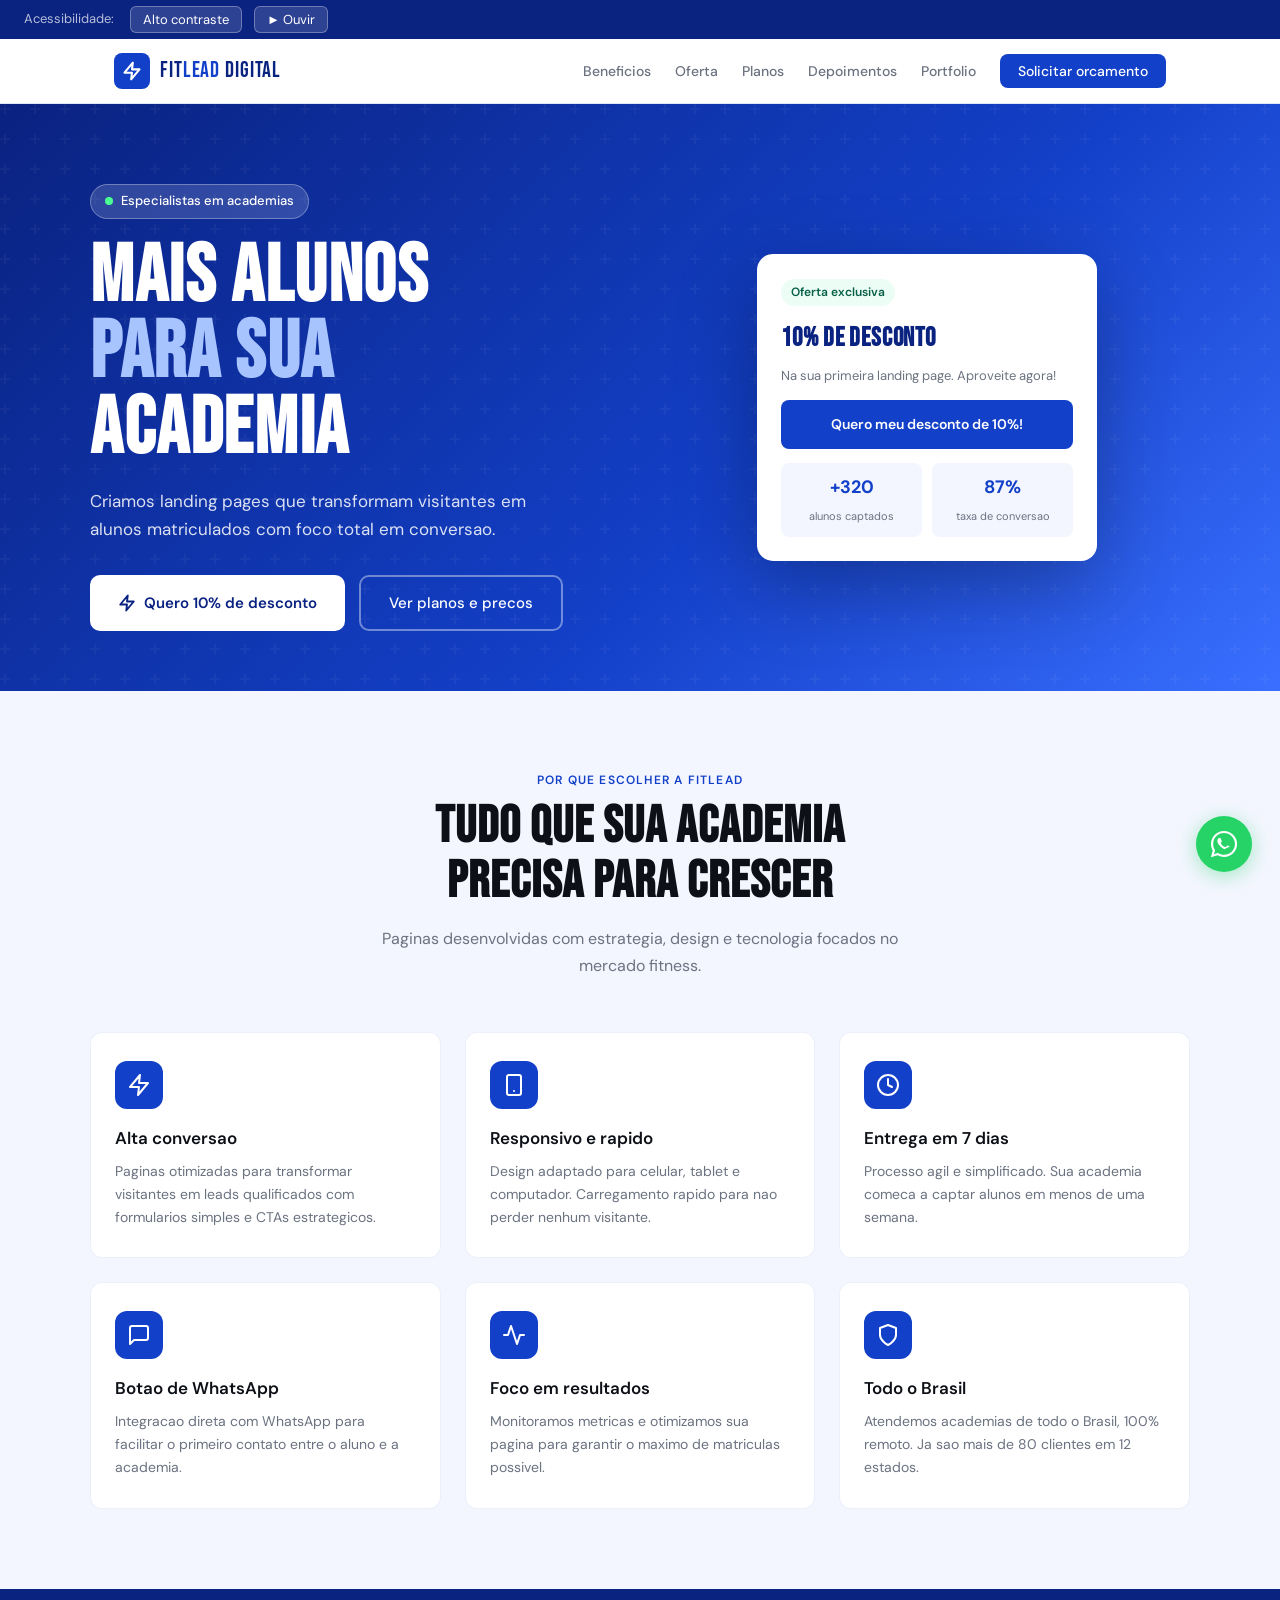
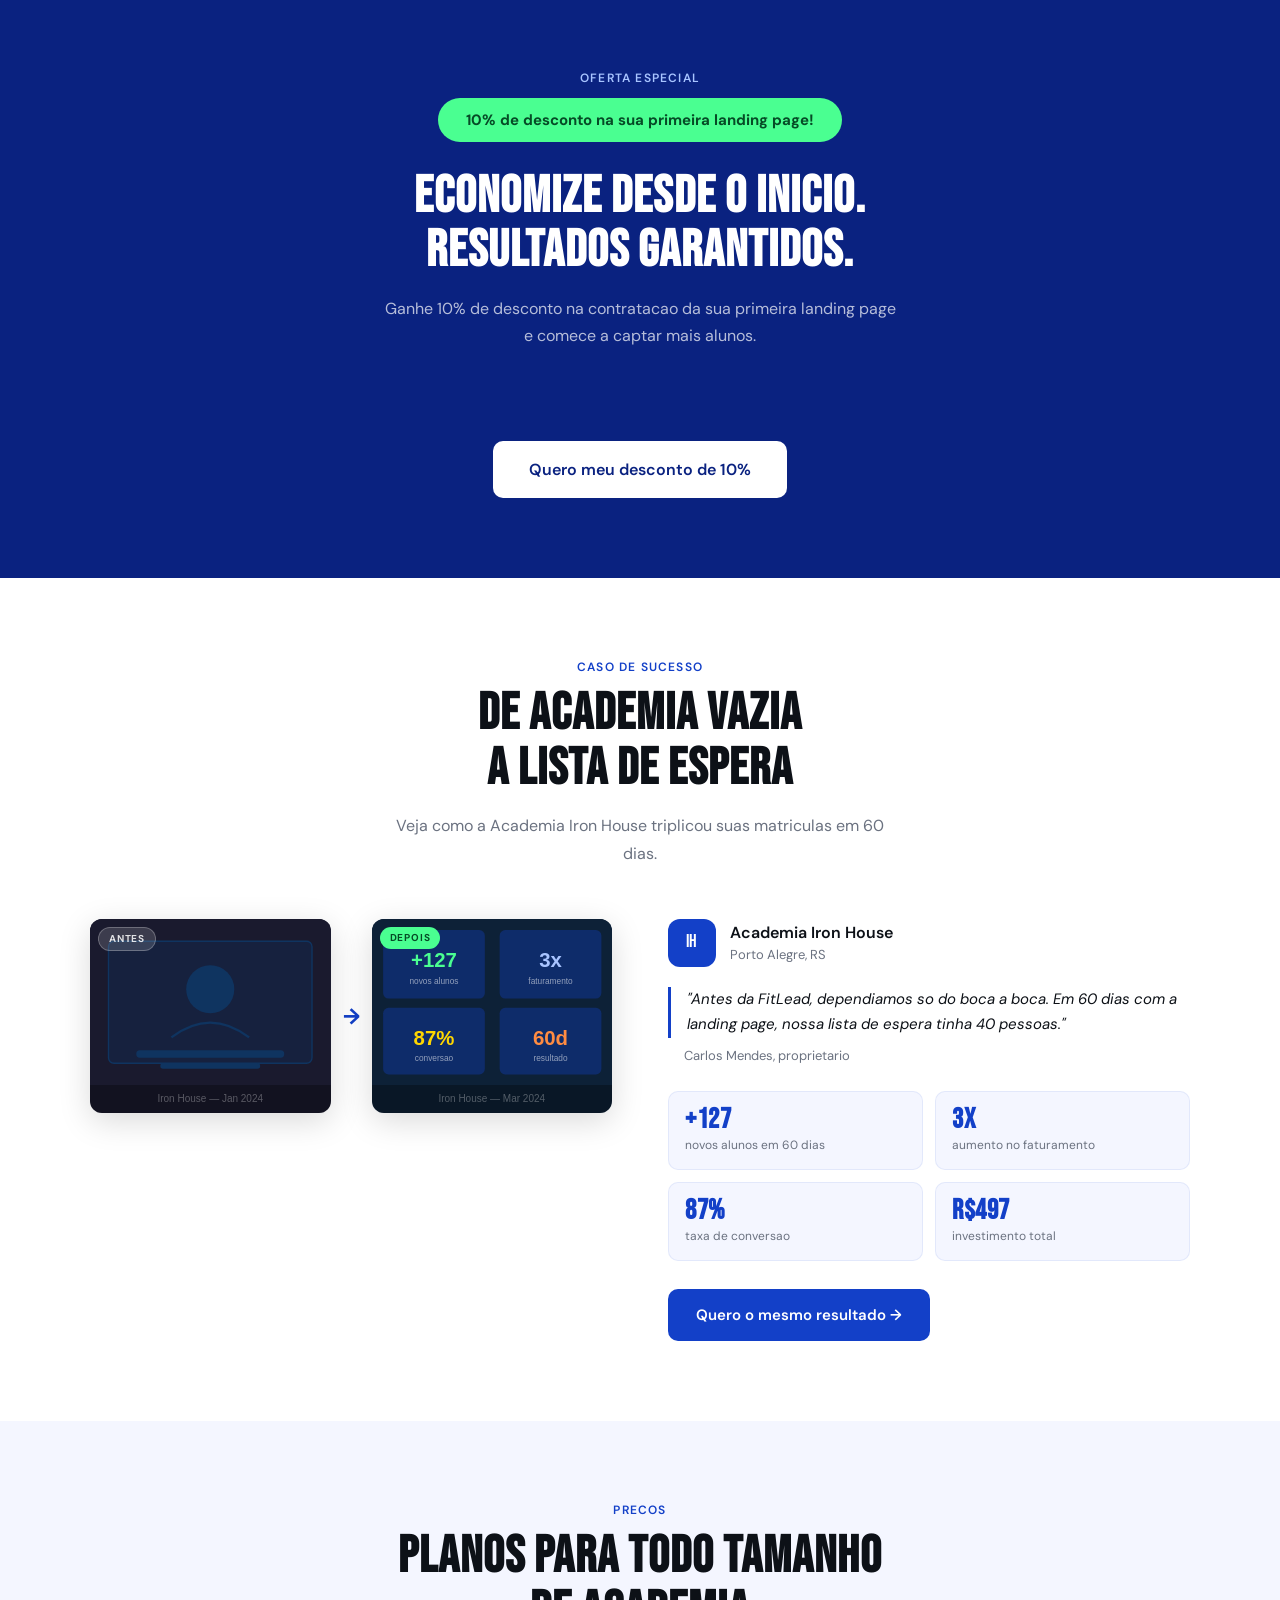
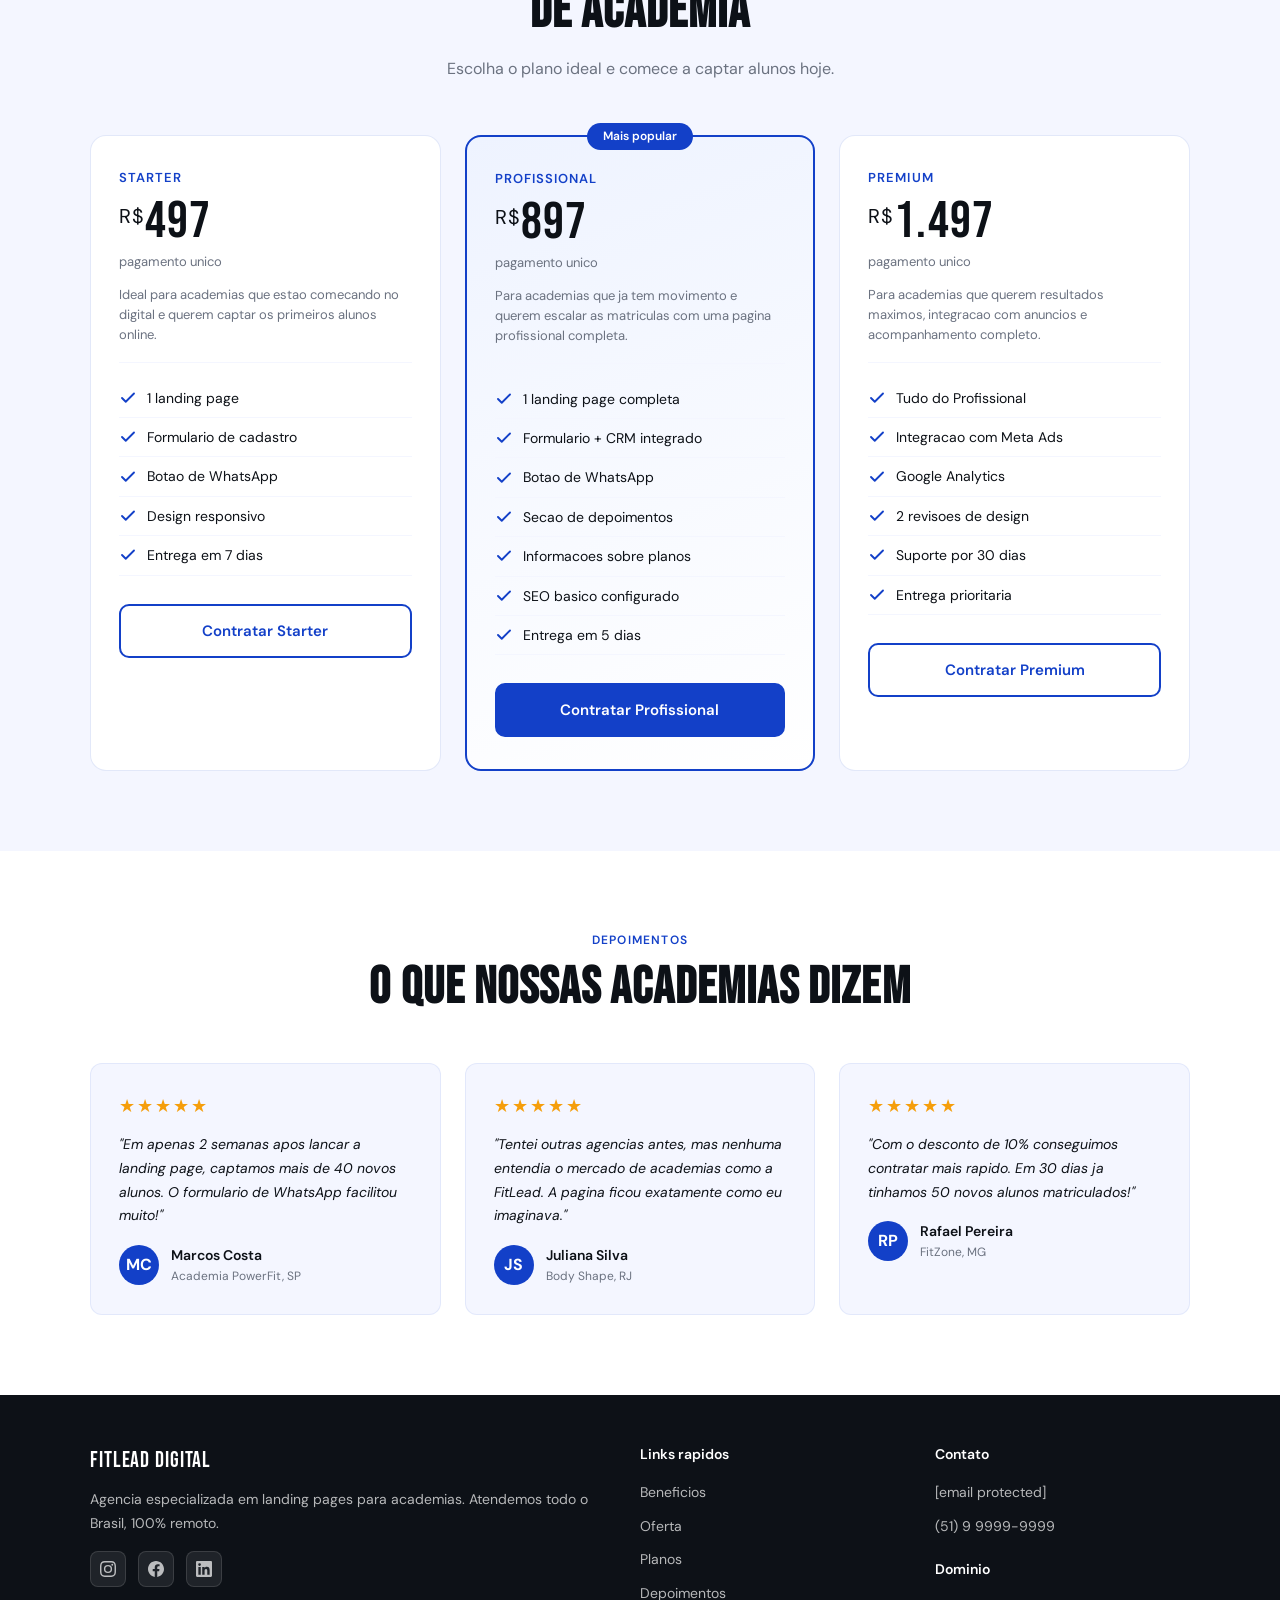
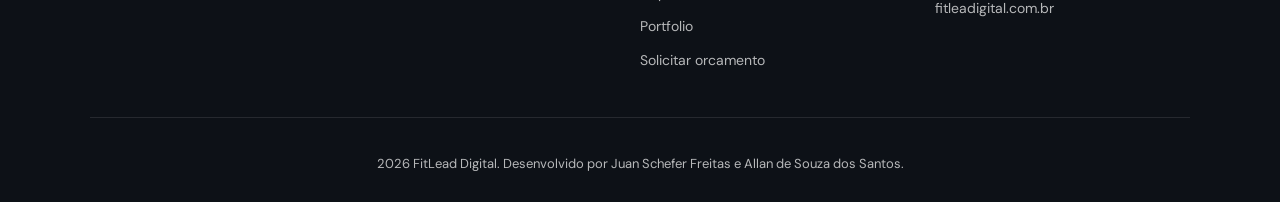
<file: index.html>
<!DOCTYPE html>
<html lang="pt-BR">
<head>
  <meta charset="UTF-8" />
  <meta name="viewport" content="width=device-width, initial-scale=1.0" />
  <meta name="description" content="FitLead Digital — Agência especializada em landing pages para academias." />
  <meta name="keywords" content="landing page academia, marketing digital academia, captar alunos, FitLead Digital" />
  <meta name="author" content="Juan Schefer Freitas, Allan de Souza dos Santos" />
  <title>FitLead Digital — Landing Pages para Academias</title>
  <link rel="preconnect" href="https://fonts.googleapis.com" />
  <link rel="preconnect" href="https://fonts.gstatic.com" crossorigin />
  <link href="https://fonts.googleapis.com/css2?family=Bebas+Neue&family=DM+Sans:wght@400;500;600&display=swap" rel="stylesheet" />
  <link rel="stylesheet" href="css/style.css" />
</head>
<body>

<a href="#conteudo-principal" class="skip-link">Ir para o conteúdo principal</a>

<div id="a11y-bar" role="toolbar" aria-label="Ferramentas de acessibilidade">
  <span>Acessibilidade:</span>
  <button class="a11y-btn" onclick="toggleContrast()" id="contrast-btn">Alto contraste</button>
  <button class="a11y-btn" onclick="readPage()" id="tts-btn">&#9658; Ouvir</button>
</div>

<header role="banner">
  <nav aria-label="Navegacao principal">
    <a href="#" class="logo" aria-label="FitLead Digital">
      <div class="logo-mark" aria-hidden="true">
        <svg viewBox="0 0 24 24" fill="none" stroke="white" stroke-width="2.5" stroke-linecap="round" stroke-linejoin="round">
          <path d="M13 2L3 14h9l-1 8 10-12h-9l1-8z"/>
        </svg>
      </div>
      <span class="logo-text">FIT<span>LEAD</span> DIGITAL</span>
    </a>
    <ul class="nav-links" role="list">
      <li><a href="#beneficios">Beneficios</a></li>
      <li><a href="#oferta">Oferta</a></li>
      <li><a href="#planos">Planos</a></li>
      <li><a href="#depoimentos">Depoimentos</a></li>
      <li><a href="portfolio.html">Portfolio</a></li>
      <li><a href="formulario.html" class="nav-cta">Solicitar orcamento</a></li>
    </ul>
    <button class="hamburger" id="hamburger" aria-label="Abrir menu" aria-expanded="false" aria-controls="mobile-menu">
      <span></span><span></span><span></span>
    </button>
  </nav>
  <nav class="mobile-menu" id="mobile-menu" aria-label="Menu movel">
    <a href="#beneficios">Beneficios</a>
    <a href="#oferta">Oferta</a>
    <a href="#planos">Planos</a>
    <a href="#depoimentos">Depoimentos</a>
    <a href="portfolio.html">Portfolio</a>
    <a href="formulario.html">Solicitar orcamento</a>
  </nav>
</header>

<main id="conteudo-principal">

<section id="hero" aria-labelledby="hero-heading">
  <div class="hero-inner">
    <div class="hero-content">
      <div class="hero-badge">Especialistas em academias</div>
      <h1 id="hero-heading" class="hero-title">MAIS ALUNOS<br><em>PARA SUA</em><br>ACADEMIA</h1>
      <p class="hero-subtitle">Criamos landing pages que transformam visitantes em alunos matriculados com foco total em conversao.</p>
      <div class="hero-actions">
        <a href="formulario.html" class="btn-primary">
          <svg width="18" height="18" viewBox="0 0 24 24" fill="none" stroke="currentColor" stroke-width="2.5" stroke-linecap="round" stroke-linejoin="round" aria-hidden="true"><path d="M13 2L3 14h9l-1 8 10-12h-9l1-8z"/></svg>
          Quero 10% de desconto
        </a>
        <a href="#planos" class="btn-outline">Ver planos e precos</a>
      </div>
    </div>
    <div class="hero-visual" aria-hidden="true">
      <div class="mock-card">
        <span class="mock-badge">Oferta exclusiva</span>
        <h3>10% DE DESCONTO</h3>
        <p>Na sua primeira landing page. Aproveite agora!</p>
        <a href="formulario.html" class="mock-btn">Quero meu desconto de 10%!</a>
        <div class="mock-stats">
          <div class="mock-stat"><strong>+320</strong><span>alunos captados</span></div>
          <div class="mock-stat"><strong>87%</strong><span>taxa de conversao</span></div>
        </div>
      </div>
    </div>
  </div>
</section>

<section id="beneficios" aria-labelledby="beneficios-heading">
  <div class="container">
    <div class="benefits-header">
      <p class="section-tag">Por que escolher a FitLead</p>
      <h2 id="beneficios-heading" class="section-title">Tudo que sua academia<br>precisa para crescer</h2>
      <p class="section-sub">Paginas desenvolvidas com estrategia, design e tecnologia focados no mercado fitness.</p>
    </div>
    <div class="benefits-grid">
      <article class="benefit-card">
        <div class="benefit-icon" aria-hidden="true"><svg viewBox="0 0 24 24"><path d="M13 2L3 14h9l-1 8 10-12h-9l1-8z"/></svg></div>
        <h3>Alta conversao</h3>
        <p>Paginas otimizadas para transformar visitantes em leads qualificados com formularios simples e CTAs estrategicos.</p>
      </article>
      <article class="benefit-card">
        <div class="benefit-icon" aria-hidden="true"><svg viewBox="0 0 24 24"><rect x="5" y="2" width="14" height="20" rx="2"/><line x1="12" y1="18" x2="12.01" y2="18"/></svg></div>
        <h3>Responsivo e rapido</h3>
        <p>Design adaptado para celular, tablet e computador. Carregamento rapido para nao perder nenhum visitante.</p>
      </article>
      <article class="benefit-card">
        <div class="benefit-icon" aria-hidden="true"><svg viewBox="0 0 24 24"><circle cx="12" cy="12" r="10"/><polyline points="12 6 12 12 16 14"/></svg></div>
        <h3>Entrega em 7 dias</h3>
        <p>Processo agil e simplificado. Sua academia comeca a captar alunos em menos de uma semana.</p>
      </article>
      <article class="benefit-card">
        <div class="benefit-icon" aria-hidden="true"><svg viewBox="0 0 24 24"><path d="M21 15a2 2 0 01-2 2H7l-4 4V5a2 2 0 012-2h14a2 2 0 012 2z"/></svg></div>
        <h3>Botao de WhatsApp</h3>
        <p>Integracao direta com WhatsApp para facilitar o primeiro contato entre o aluno e a academia.</p>
      </article>
      <article class="benefit-card">
        <div class="benefit-icon" aria-hidden="true"><svg viewBox="0 0 24 24"><polyline points="22 12 18 12 15 21 9 3 6 12 2 12"/></svg></div>
        <h3>Foco em resultados</h3>
        <p>Monitoramos metricas e otimizamos sua pagina para garantir o maximo de matriculas possivel.</p>
      </article>
      <article class="benefit-card">
        <div class="benefit-icon" aria-hidden="true"><svg viewBox="0 0 24 24"><path d="M12 22s8-4 8-10V5l-8-3-8 3v7c0 6 8 10 8 10z"/></svg></div>
        <h3>Todo o Brasil</h3>
        <p>Atendemos academias de todo o Brasil, 100% remoto. Ja sao mais de 80 clientes em 12 estados.</p>
      </article>
    </div>
  </div>
</section>

<section id="oferta" aria-labelledby="oferta-heading">
  <div class="container">
    <p class="section-tag">Oferta especial</p>
    <div class="oferta-badge" role="status">10% de desconto na sua primeira landing page!</div>
    <h2 id="oferta-heading" class="section-title">Economize desde o inicio.<br>Resultados garantidos.</h2>
    <p class="section-sub">Ganhe 10% de desconto na contratacao da sua primeira landing page e comece a captar mais alunos.</p>
    <br><br>
    <a href="formulario.html" class="btn-primary" style="display:inline-flex;font-size:16px;padding:16px 36px;">Quero meu desconto de 10%</a>
  </div>
</section>

<section id="caso-sucesso" aria-labelledby="caso-heading">
  <div class="container">
    <div class="caso-header">
      <p class="section-tag">Caso de sucesso</p>
      <h2 id="caso-heading" class="section-title">De academia vazia<br>a lista de espera</h2>
      <p class="section-sub">Veja como a Academia Iron House triplicou suas matriculas em 60 dias.</p>
    </div>
    <div class="caso-wrap">
      <div class="caso-foto">
        <div class="caso-img-wrap">
          <div class="caso-img">
            <span class="caso-label antes">Antes</span>
            <div style="background:#1a1a2e; padding-top: 0;">
              <svg viewBox="0 0 260 180" width="100%" display="block">
                <rect width="260" height="180" fill="#1a1a2e"/>
                <rect x="20" y="24" width="220" height="132" rx="6" fill="#16213e" stroke="#0f3460" stroke-width="1.5"/>
                <circle cx="130" cy="76" r="26" fill="#0f3460"/>
                <path d="M88 128 Q130 96 172 128" fill="none" stroke="#0f3460" stroke-width="2.5"/>
                <rect x="50" y="142" width="160" height="8" rx="4" fill="#0f3460"/>
                <rect x="76" y="156" width="108" height="6" rx="3" fill="#0f3460"/>
              </svg>
              <p style="font-size:10px;color:rgba(255,255,255,0.3);text-align:center;padding:6px 8px;background:rgba(0,0,0,0.3);font-family:sans-serif;">Iron House — Jan 2024</p>
            </div>
          </div>
          <div class="caso-seta">&#8594;</div>
          <div class="caso-img">
            <span class="caso-label depois">Depois</span>
            <div style="background:#0d2137; padding-top: 0;">
              <svg viewBox="0 0 260 180" width="100%" display="block">
                <rect width="260" height="180" fill="#0d2137"/>
                <rect x="12" y="12" width="110" height="74" rx="6" fill="#1340C8" opacity="0.35"/>
                <rect x="138" y="12" width="110" height="74" rx="6" fill="#1340C8" opacity="0.35"/>
                <rect x="12" y="96" width="110" height="72" rx="6" fill="#1340C8" opacity="0.35"/>
                <rect x="138" y="96" width="110" height="72" rx="6" fill="#1340C8" opacity="0.35"/>
                <text x="67" y="52" text-anchor="middle" fill="#4AFF91" font-size="22" font-weight="bold" font-family="sans-serif">+127</text>
                <text x="67" y="70" text-anchor="middle" fill="rgba(255,255,255,0.55)" font-size="9" font-family="sans-serif">novos alunos</text>
                <text x="193" y="52" text-anchor="middle" fill="#A8C4FF" font-size="22" font-weight="bold" font-family="sans-serif">3x</text>
                <text x="193" y="70" text-anchor="middle" fill="rgba(255,255,255,0.55)" font-size="9" font-family="sans-serif">faturamento</text>
                <text x="67" y="136" text-anchor="middle" fill="#FFD700" font-size="22" font-weight="bold" font-family="sans-serif">87%</text>
                <text x="67" y="154" text-anchor="middle" fill="rgba(255,255,255,0.55)" font-size="9" font-family="sans-serif">conversao</text>
                <text x="193" y="136" text-anchor="middle" fill="#FF8C42" font-size="22" font-weight="bold" font-family="sans-serif">60d</text>
                <text x="193" y="154" text-anchor="middle" fill="rgba(255,255,255,0.55)" font-size="9" font-family="sans-serif">resultado</text>
              </svg>
              <p style="font-size:10px;color:rgba(255,255,255,0.3);text-align:center;padding:6px 8px;background:rgba(0,0,0,0.3);font-family:sans-serif;">Iron House — Mar 2024</p>
            </div>
          </div>
        </div>
      </div>
      <div class="caso-info">
        <div class="caso-academia">
          <div class="caso-logo-circle" aria-hidden="true">IH</div>
          <div>
            <p class="caso-nome">Academia Iron House</p>
            <p class="caso-cidade">Porto Alegre, RS</p>
          </div>
        </div>
        <blockquote class="caso-quote">"Antes da FitLead, dependiamos so do boca a boca. Em 60 dias com a landing page, nossa lista de espera tinha 40 pessoas."</blockquote>
        <p class="caso-autor">Carlos Mendes, proprietario</p>
        <div class="caso-stats">
          <div class="caso-stat"><strong>+127</strong><span>novos alunos em 60 dias</span></div>
          <div class="caso-stat"><strong>3x</strong><span>aumento no faturamento</span></div>
          <div class="caso-stat"><strong>87%</strong><span>taxa de conversao</span></div>
          <div class="caso-stat"><strong>R$497</strong><span>investimento total</span></div>
        </div>
        <a href="formulario.html" class="btn-caso">Quero o mesmo resultado &#8594;</a>
      </div>
    </div>
  </div>
</section>

<section id="planos" aria-labelledby="planos-heading">
  <div class="container">
    <div class="plans-header">
      <p class="section-tag">Precos</p>
      <h2 id="planos-heading" class="section-title">Planos para todo tamanho<br>de academia</h2>
      <p class="section-sub" style="margin:0 auto;">Escolha o plano ideal e comece a captar alunos hoje.</p>
    </div>
    <div class="plans-grid">
      <article class="plan-card">
        <p class="plan-name">Starter</p>
        <div class="plan-price"><sup>R$</sup>497</div>
        <p class="plan-period">pagamento unico</p>
        <p class="plan-desc">Ideal para academias que estao comecando no digital e querem captar os primeiros alunos online.</p>
        <ul class="plan-features">
          <li>1 landing page</li>
          <li>Formulario de cadastro</li>
          <li>Botao de WhatsApp</li>
          <li>Design responsivo</li>
          <li>Entrega em 7 dias</li>
        </ul>
        <a href="formulario.html" class="plan-btn plan-btn-outline">Contratar Starter</a>
      </article>
      <article class="plan-card featured" aria-label="Plano mais popular">
        <div class="plan-popular">Mais popular</div>
        <p class="plan-name">Profissional</p>
        <div class="plan-price"><sup>R$</sup>897</div>
        <p class="plan-period">pagamento unico</p>
        <p class="plan-desc">Para academias que ja tem movimento e querem escalar as matriculas com uma pagina profissional completa.</p>
        <ul class="plan-features">
          <li>1 landing page completa</li>
          <li>Formulario + CRM integrado</li>
          <li>Botao de WhatsApp</li>
          <li>Secao de depoimentos</li>
          <li>Informacoes sobre planos</li>
          <li>SEO basico configurado</li>
          <li>Entrega em 5 dias</li>
        </ul>
        <a href="formulario.html" class="plan-btn plan-btn-fill">Contratar Profissional</a>
      </article>
      <article class="plan-card">
        <p class="plan-name">Premium</p>
        <div class="plan-price"><sup>R$</sup>1.497</div>
        <p class="plan-period">pagamento unico</p>
        <p class="plan-desc">Para academias que querem resultados maximos, integracao com anuncios e acompanhamento completo.</p>
        <ul class="plan-features">
          <li>Tudo do Profissional</li>
          <li>Integracao com Meta Ads</li>
          <li>Google Analytics</li>
          <li>2 revisoes de design</li>
          <li>Suporte por 30 dias</li>
          <li>Entrega prioritaria</li>
        </ul>
        <a href="formulario.html" class="plan-btn plan-btn-outline">Contratar Premium</a>
      </article>
    </div>
  </div>
</section>

<section id="depoimentos" aria-labelledby="dep-heading">
  <div class="container">
    <div class="dep-header">
      <p class="section-tag">Depoimentos</p>
      <h2 id="dep-heading" class="section-title">O que nossas academias dizem</h2>
    </div>
    <div class="dep-grid">
      <article class="dep-card">
        <div class="dep-stars" aria-label="5 estrelas">&#9733;&#9733;&#9733;&#9733;&#9733;</div>
        <p class="dep-text">"Em apenas 2 semanas apos lancar a landing page, captamos mais de 40 novos alunos. O formulario de WhatsApp facilitou muito!"</p>
        <div class="dep-author">
          <div class="dep-avatar" aria-hidden="true">MC</div>
          <div><p class="dep-name">Marcos Costa</p><p class="dep-role">Academia PowerFit, SP</p></div>
        </div>
      </article>
      <article class="dep-card">
        <div class="dep-stars" aria-label="5 estrelas">&#9733;&#9733;&#9733;&#9733;&#9733;</div>
        <p class="dep-text">"Tentei outras agencias antes, mas nenhuma entendia o mercado de academias como a FitLead. A pagina ficou exatamente como eu imaginava."</p>
        <div class="dep-author">
          <div class="dep-avatar" aria-hidden="true">JS</div>
          <div><p class="dep-name">Juliana Silva</p><p class="dep-role">Body Shape, RJ</p></div>
        </div>
      </article>
      <article class="dep-card">
        <div class="dep-stars" aria-label="5 estrelas">&#9733;&#9733;&#9733;&#9733;&#9733;</div>
        <p class="dep-text">"Com o desconto de 10% conseguimos contratar mais rapido. Em 30 dias ja tinhamos 50 novos alunos matriculados!"</p>
        <div class="dep-author">
          <div class="dep-avatar" aria-hidden="true">RP</div>
          <div><p class="dep-name">Rafael Pereira</p><p class="dep-role">FitZone, MG</p></div>
        </div>
      </article>
    </div>
  </div>
</section>

</main>

<footer role="contentinfo">
  <div class="footer-inner">
    <div class="footer-top">
      <div class="footer-brand">
        <div style="color:#fff;font-family:'Bebas Neue',sans-serif;font-size:22px;letter-spacing:0.04em;margin-bottom:10px;">FITLEAD DIGITAL</div>
        <p>Agencia especializada em landing pages para academias. Atendemos todo o Brasil, 100% remoto.</p>
        <div class="social-links" aria-label="Redes sociais">
          <a href="#" class="social-link" aria-label="Instagram">
            <svg viewBox="0 0 24 24" fill="rgba(255,255,255,0.7)"><path d="M12 2.163c3.204 0 3.584.012 4.85.07 3.252.148 4.771 1.691 4.919 4.919.058 1.265.069 1.645.069 4.849 0 3.205-.012 3.584-.069 4.849-.149 3.225-1.664 4.771-4.919 4.919-1.266.058-1.644.07-4.85.07-3.204 0-3.584-.012-4.849-.07-3.26-.149-4.771-1.699-4.919-4.92-.058-1.265-.07-1.644-.07-4.849 0-3.204.013-3.583.07-4.849.149-3.227 1.664-4.771 4.919-4.919 1.266-.057 1.645-.069 4.849-.069zM12 0C8.741 0 8.333.014 7.053.072 2.695.272.273 2.69.073 7.052.014 8.333 0 8.741 0 12c0 3.259.014 3.668.072 4.948.2 4.358 2.618 6.78 6.98 6.98C8.333 23.986 8.741 24 12 24c3.259 0 3.668-.014 4.948-.072 4.354-.2 6.782-2.618 6.979-6.98.059-1.28.073-1.689.073-4.948 0-3.259-.014-3.667-.072-4.947-.196-4.354-2.617-6.78-6.979-6.98C15.668.014 15.259 0 12 0zm0 5.838a6.162 6.162 0 100 12.324 6.162 6.162 0 000-12.324zM12 16a4 4 0 110-8 4 4 0 010 8zm6.406-11.845a1.44 1.44 0 100 2.881 1.44 1.44 0 000-2.881z"/></svg>
          </a>
          <a href="#" class="social-link" aria-label="Facebook">
            <svg viewBox="0 0 24 24" fill="rgba(255,255,255,0.7)"><path d="M24 12.073c0-6.627-5.373-12-12-12s-12 5.373-12 12c0 5.99 4.388 10.954 10.125 11.854v-8.385H7.078v-3.47h3.047V9.43c0-3.007 1.792-4.669 4.533-4.669 1.312 0 2.686.235 2.686.235v2.953H15.83c-1.491 0-1.956.925-1.956 1.874v2.25h3.328l-.532 3.47h-2.796v8.385C19.612 23.027 24 18.062 24 12.073z"/></svg>
          </a>
          <a href="#" class="social-link" aria-label="LinkedIn">
            <svg viewBox="0 0 24 24" fill="rgba(255,255,255,0.7)"><path d="M20.447 20.452h-3.554v-5.569c0-1.328-.027-3.037-1.852-3.037-1.853 0-2.136 1.445-2.136 2.939v5.667H9.351V9h3.414v1.561h.046c.477-.9 1.637-1.85 3.37-1.85 3.601 0 4.267 2.37 4.267 5.455v6.286zM5.337 7.433a2.062 2.062 0 01-2.063-2.065 2.064 2.064 0 112.063 2.065zm1.782 13.019H3.555V9h3.564v11.452zM22.225 0H1.771C.792 0 0 .774 0 1.729v20.542C0 23.227.792 24 1.771 24h20.451C23.2 24 24 23.227 24 22.271V1.729C24 .774 23.2 0 22.222 0h.003z"/></svg>
          </a>
        </div>
      </div>
      <div class="footer-col">
        <h4>Links rapidos</h4>
        <ul>
          <li><a href="#beneficios">Beneficios</a></li>
          <li><a href="#oferta">Oferta</a></li>
          <li><a href="#planos">Planos</a></li>
          <li><a href="#depoimentos">Depoimentos</a></li>
          <li><a href="portfolio.html">Portfolio</a></li>
          <li><a href="formulario.html">Solicitar orcamento</a></li>
        </ul>
      </div>
      <div class="footer-col">
        <h4>Contato</h4>
        <ul>
          <li><a href="/cdn-cgi/l/email-protection#2e4d41405a4f5a416e48475a424b4f4a4749475a4f42004d4143004c5c"><span class="__cf_email__" data-cfemail="83e0ecedf7e2f7ecc3e5eaf7efe6e2e7eae4eaf7e2efade0eceeade1f1">[email&#160;protected]</span></a></li>
          <li><a href="tel:+5551999999999">(51) 9 9999-9999</a></li>
        </ul>
        <h4 style="margin-top:20px;">Dominio</h4>
        <ul><li><a href="#">fitleadigital.com.br</a></li></ul>
      </div>
    </div>
    <div class="footer-bottom">
      <p>2026 FitLead Digital. Desenvolvido por Juan Schefer Freitas e Allan de Souza dos Santos.</p>
    </div>
  </div>
</footer>

<a href="https://wa.me/5551999999999?text=Ola!%20Quero%20saber%20mais%20sobre%20landing%20pages%20para%20minha%20academia." class="whatsapp-btn" aria-label="Fale conosco pelo WhatsApp" target="_blank" rel="noopener noreferrer">
  <svg xmlns="http://www.w3.org/2000/svg" viewBox="0 0 448 512" fill="white" aria-hidden="true"><path d="M380.9 97.1C339 55.1 283.2 32 223.9 32c-122.4 0-222 99.6-222 222 0 39.1 10.2 77.3 29.6 111L0 480l117.7-30.9c32.4 17.7 68.9 27 106.1 27h.1c122.3 0 224.1-99.6 224.1-222 0-59.3-25.2-115-67.1-157zm-157 341.6c-33.2 0-65.7-8.9-94-25.7l-6.7-4-69.8 18.3L72 359.2l-4.4-7c-18.5-29.4-28.2-63.3-28.2-98.2 0-101.7 82.8-184.5 184.6-184.5 49.3 0 95.6 19.2 130.4 54.1 34.8 34.9 56.2 81.2 56.1 130.5 0 101.8-84.9 184.6-186.6 184.6zm101.2-138.2c-5.5-2.8-32.8-16.2-37.9-18-5.1-1.9-8.8-2.8-12.5 2.8-3.7 5.6-14.3 18-17.6 21.8-3.2 3.7-6.5 4.2-12 1.4-32.6-16.3-54-29.1-75.5-66-5.7-9.8 5.7-9.1 16.3-30.3 1.8-3.7.9-6.9-.5-9.7-1.4-2.8-12.5-30.1-17.1-41.2-4.5-10.8-9.1-9.3-12.5-9.5-3.2-.2-6.9-.2-10.6-.2-3.7 0-9.7 1.4-14.8 6.9-5.1 5.6-19.4 19-19.4 46.3 0 27.3 19.9 53.7 22.6 57.4 2.8 3.7 39.1 59.7 94.8 83.8 35.2 15.2 49 16.5 66.6z"/></svg>
</a>

<script src="js/main.js"></script>
</body>
</html>
</file>
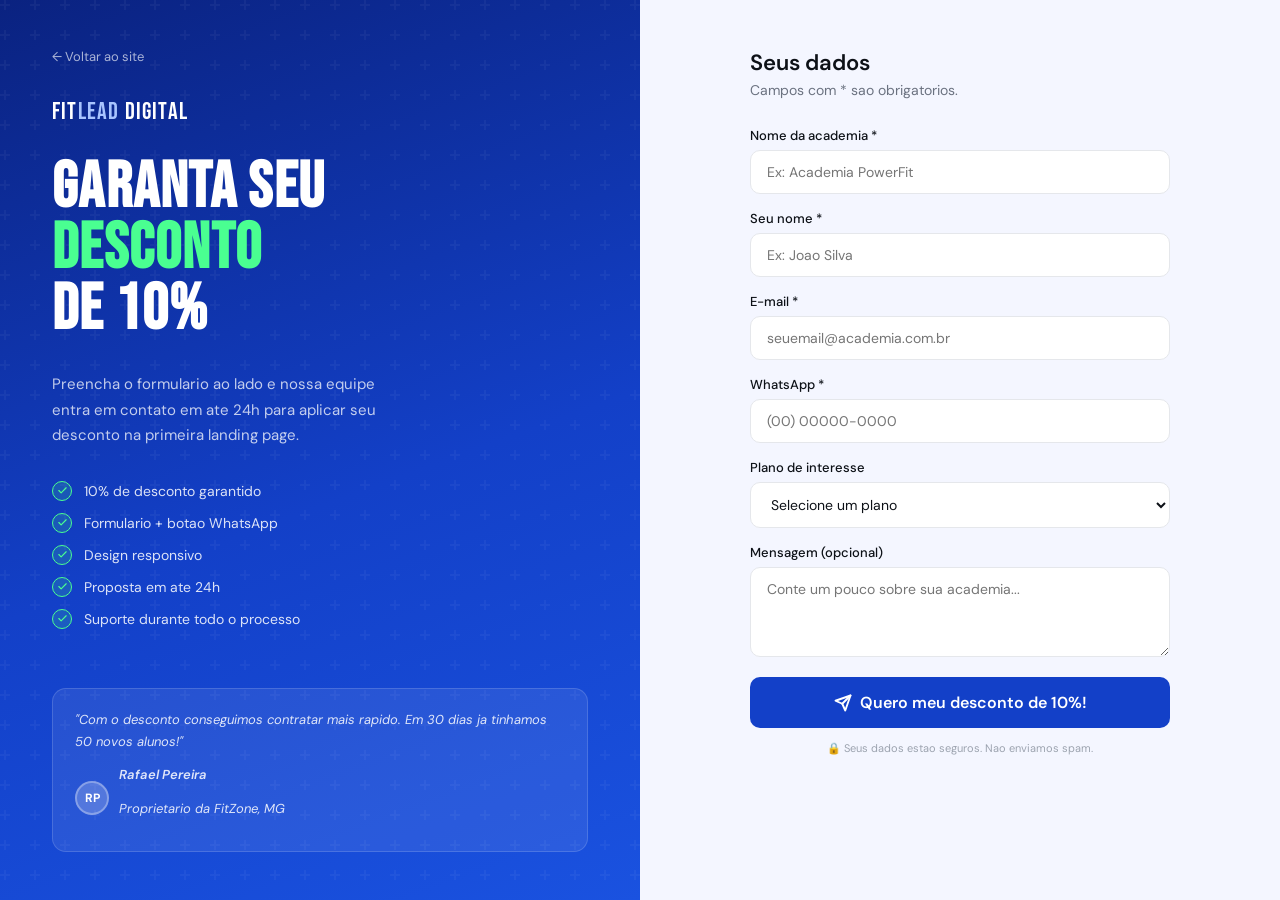
<file: formulario.html>
<!DOCTYPE html>
<html lang="pt-BR">
<head>
  <meta charset="UTF-8" />
  <meta name="viewport" content="width=device-width, initial-scale=1.0" />
  <meta name="description" content="Garanta 10% de desconto — FitLead Digital." />
  <meta name="author" content="Juan Schefer Freitas, Allan de Souza dos Santos" />
  <title>10% de Desconto — FitLead Digital</title>
  <link rel="preconnect" href="https://fonts.googleapis.com" />
  <link rel="preconnect" href="https://fonts.gstatic.com" crossorigin />
  <link href="https://fonts.googleapis.com/css2?family=Bebas+Neue&family=DM+Sans:wght@400;500;600&display=swap" rel="stylesheet" />
  <style>
    *, *::before, *::after { box-sizing: border-box; margin: 0; padding: 0; }

    body {
      font-family: 'DM Sans', sans-serif;
      min-height: 100vh;
      display: flex;
      flex-direction: row;
    }

    /* ── Lado esquerdo ── */
    .fp-left {
      width: 50%;
      min-height: 100vh;
      background: linear-gradient(160deg, #0A2280 0%, #1340C8 55%, #1A52E0 100%);
      color: #fff;
      padding: 48px 52px;
      display: flex;
      flex-direction: column;
      gap: 32px;
      position: relative;
      overflow: hidden;
    }
    .fp-left::before {
      content: '';
      position: absolute;
      inset: 0;
      pointer-events: none;
      background: url("data:image/svg+xml,%3Csvg width='60' height='60' viewBox='0 0 60 60' xmlns='http://www.w3.org/2000/svg'%3E%3Cg fill='none'%3E%3Cg fill='%23ffffff' fill-opacity='0.04'%3E%3Cpath d='M36 34v-4h-2v4h-4v2h4v4h2v-4h4v-2h-4zm0-30V0h-2v4h-4v2h4v4h2V6h4V4h-4zM6 34v-4H4v4H0v2h4v4h2v-4h4v-2H6zM6 4V0H4v4H0v2h4v4h2V6h4V4H6z'/%3E%3C/g%3E%3C/g%3E%3C/svg%3E");
    }

    .fp-back {
      display: inline-flex;
      align-items: center;
      gap: 8px;
      font-size: 13px;
      color: rgba(255,255,255,0.65);
      text-decoration: none;
      transition: color 0.2s;
      position: relative;
      z-index: 1;
    }
    .fp-back:hover { color: #fff; }

    .fp-logo {
      font-family: 'Bebas Neue', sans-serif;
      font-size: 24px;
      letter-spacing: 0.05em;
      color: #fff;
      position: relative;
      z-index: 1;
    }
    .fp-logo span { color: #A8C4FF; }

    .fp-heading {
      font-family: 'Bebas Neue', sans-serif;
      font-size: clamp(44px, 5vw, 68px);
      line-height: 0.95;
      letter-spacing: 0.02em;
      position: relative;
      z-index: 1;
    }
    .fp-heading em { font-style: normal; color: #4AFF91; }

    .fp-sub {
      font-size: 15px;
      color: rgba(255,255,255,0.75);
      line-height: 1.7;
      max-width: 340px;
      position: relative;
      z-index: 1;
    }

    .fp-benefits {
      list-style: none;
      display: flex;
      flex-direction: column;
      gap: 12px;
      position: relative;
      z-index: 1;
    }
    .fp-benefits li {
      display: flex;
      align-items: center;
      gap: 12px;
      font-size: 14px;
      color: rgba(255,255,255,0.85);
    }
    .fp-check {
      width: 20px;
      height: 20px;
      flex-shrink: 0;
      background: rgba(74,255,145,0.15);
      border: 1.5px solid #4AFF91;
      border-radius: 50%;
      display: flex;
      align-items: center;
      justify-content: center;
    }
    .fp-check svg {
      width: 11px; height: 11px;
      stroke: #4AFF91; fill: none;
      stroke-width: 2.5;
      stroke-linecap: round; stroke-linejoin: round;
    }

    .fp-testimonial {
      background: rgba(255,255,255,0.08);
      border: 1px solid rgba(255,255,255,0.15);
      border-radius: 14px;
      padding: 20px 22px;
      position: relative;
      z-index: 1;
      margin-top: auto;
    }
    .fp-testimonial p {
      font-size: 13px;
      color: rgba(255,255,255,0.85);
      line-height: 1.65;
      font-style: italic;
      margin-bottom: 12px;
    }
    .fp-t-author { display: flex; align-items: center; gap: 10px; }
    .fp-avatar {
      width: 34px; height: 34px; border-radius: 50%;
      background: rgba(255,255,255,0.2);
      border: 2px solid rgba(255,255,255,0.3);
      display: flex; align-items: center; justify-content: center;
      font-size: 12px; font-weight: 700; color: #fff; flex-shrink: 0;
    }
    .fp-t-name { font-size: 13px; font-weight: 600; color: #fff; }
    .fp-t-role { font-size: 11px; color: rgba(255,255,255,0.5); }

    /* ── Lado direito ── */
    .fp-right {
      width: 50%;
      min-height: 100vh;
      background: #F4F6FF;
      display: flex;
      align-items: flex-start;
      justify-content: center;
      padding: 48px 52px;
    }

    .fp-form-wrap {
      width: 100%;
      max-width: 420px;
    }

    .fp-form-title {
      font-size: 22px;
      font-weight: 600;
      color: #0D1117;
      margin-bottom: 4px;
    }
    .fp-form-sub {
      font-size: 14px;
      color: #6B7280;
      margin-bottom: 28px;
    }

    .fp-form {
      display: flex;
      flex-direction: column;
      gap: 0;
    }

    .fp-field {
      display: flex;
      flex-direction: column;
      margin-bottom: 16px;
    }

    .fp-form label {
      font-size: 13px;
      font-weight: 500;
      color: #0D1117;
      margin-bottom: 6px;
      display: block;
    }

    .fp-form input,
    .fp-form select,
    .fp-form textarea {
      width: 100%;
      padding: 12px 16px;
      border: 1.5px solid #E5E7EB;
      border-radius: 10px;
      font-size: 14px;
      font-family: 'DM Sans', sans-serif;
      color: #0D1117;
      background: #fff;
      transition: border-color 0.2s, box-shadow 0.2s;
      outline: none;
      display: block;
    }
    .fp-form input:focus,
    .fp-form select:focus,
    .fp-form textarea:focus {
      border-color: #1340C8;
      box-shadow: 0 0 0 3px rgba(19,64,200,0.1);
    }
    .fp-form input.erro,
    .fp-form select.erro,
    .fp-form textarea.erro {
      border-color: #E24B4A;
      box-shadow: 0 0 0 3px rgba(226,75,74,0.1);
    }
    .fp-form textarea { min-height: 90px; resize: vertical; }

    .campo-erro-msg {
      display: none;
      font-size: 12px;
      color: #E24B4A;
      margin-top: 5px;
      padding-left: 2px;
    }
    .campo-erro-msg.visivel { display: block; }

    .fp-submit {
      width: 100%;
      background: #1340C8;
      color: #fff;
      border: none;
      border-radius: 10px;
      padding: 15px;
      font-size: 16px;
      font-weight: 600;
      cursor: pointer;
      font-family: 'DM Sans', sans-serif;
      transition: all 0.2s;
      display: flex;
      align-items: center;
      justify-content: center;
      gap: 8px;
      margin-top: 4px;
    }
    .fp-submit:hover, .fp-submit:focus {
      background: #0A2280;
      transform: translateY(-2px);
      box-shadow: 0 8px 24px rgba(19,64,200,0.35);
      outline: none;
    }

    .fp-privacy {
      font-size: 11px;
      color: #9CA3AF;
      text-align: center;
      margin-top: 12px;
      line-height: 1.5;
    }

    /* Sucesso */
    .fp-success {
      display: none;
      text-align: center;
      padding: 40px 24px;
      background: #ECFDF5;
      border-radius: 14px;
      border: 1.5px solid #6EE7B7;
    }
    .fp-success.show { display: block; }
    .fp-success-icon { font-size: 48px; margin-bottom: 16px; }
    .fp-success h3 { font-size: 22px; font-weight: 600; color: #065F46; margin-bottom: 8px; }
    .fp-success p { color: #047857; font-size: 14px; line-height: 1.6; margin-bottom: 20px; }
    .fp-success a { color: #1340C8; font-size: 14px; font-weight: 500; }

    /* Responsivo */
    @media (max-width: 860px) {
      body { flex-direction: column; }
      .fp-left { width: 100%; min-height: auto; padding: 36px 28px; }
      .fp-right { width: 100%; min-height: auto; padding: 36px 28px; }
      .fp-benefits { display: none; }
      .fp-testimonial { margin-top: 0; }
    }
    @media (max-width: 480px) {
      .fp-left { padding: 28px 20px; }
      .fp-right { padding: 28px 20px; }
    }
  </style>
</head>
<body>

  <!-- Esquerda -->
  <div class="fp-left">
    <a href="index.html" class="fp-back">&#8592; Voltar ao site</a>
    <span class="fp-logo">FIT<span>LEAD</span> DIGITAL</span>
    <h1 class="fp-heading">GARANTA SEU<br><em>DESCONTO</em><br>DE 10%</h1>
    <p class="fp-sub">Preencha o formulario ao lado e nossa equipe entra em contato em ate 24h para aplicar seu desconto na primeira landing page.</p>
    <ul class="fp-benefits">
      <li>
        <div class="fp-check"><svg viewBox="0 0 24 24"><polyline points="20 6 9 17 4 12"/></svg></div>
        10% de desconto garantido
      </li>
      <li>
        <div class="fp-check"><svg viewBox="0 0 24 24"><polyline points="20 6 9 17 4 12"/></svg></div>
        Formulario + botao WhatsApp
      </li>
      <li>
        <div class="fp-check"><svg viewBox="0 0 24 24"><polyline points="20 6 9 17 4 12"/></svg></div>
        Design responsivo
      </li>
      <li>
        <div class="fp-check"><svg viewBox="0 0 24 24"><polyline points="20 6 9 17 4 12"/></svg></div>
        Proposta em ate 24h
      </li>
      <li>
        <div class="fp-check"><svg viewBox="0 0 24 24"><polyline points="20 6 9 17 4 12"/></svg></div>
        Suporte durante todo o processo
      </li>
    </ul>
    <div class="fp-testimonial">
      <p>"Com o desconto conseguimos contratar mais rapido. Em 30 dias ja tinhamos 50 novos alunos!"</p>
      <div class="fp-t-author">
        <div class="fp-avatar">RP</div>
        <div>
          <p class="fp-t-name">Rafael Pereira</p>
          <p class="fp-t-role">Proprietario da FitZone, MG</p>
        </div>
      </div>
    </div>
  </div>

  <!-- Direita -->
  <div class="fp-right">
    <div class="fp-form-wrap">

      <div class="fp-success" id="fp-success" role="alert" aria-live="polite">
        <div class="fp-success-icon">&#127881;</div>
        <h3>Desconto garantido!</h3>
        <p>Nossa equipe vai entrar em contato em ate 24 horas para aplicar seu desconto de 10%.</p>
        <a href="index.html">&#8592; Voltar para o site</a>
      </div>

      <form class="fp-form" id="fp-form" novalidate>
        <h2 class="fp-form-title">Seus dados</h2>
        <p class="fp-form-sub">Campos com * sao obrigatorios.</p>

        <div class="fp-field">
          <label for="fp-nome">Nome da academia *</label>
          <input type="text" id="fp-nome" placeholder="Ex: Academia PowerFit" autocomplete="organization" />
          <span class="campo-erro-msg" id="erro-nome">Por favor, informe o nome da academia.</span>
        </div>

        <div class="fp-field">
          <label for="fp-responsavel">Seu nome *</label>
          <input type="text" id="fp-responsavel" placeholder="Ex: Joao Silva" autocomplete="name" />
          <span class="campo-erro-msg" id="erro-responsavel">Por favor, informe seu nome.</span>
        </div>

        <div class="fp-field">
          <label for="fp-email">E-mail *</label>
          <input type="email" id="fp-email" placeholder="seuemail@academia.com.br" autocomplete="email" />
          <span class="campo-erro-msg" id="erro-email">Informe um e-mail valido (ex: nome@dominio.com).</span>
        </div>

        <div class="fp-field">
          <label for="fp-telefone">WhatsApp *</label>
          <input type="tel" id="fp-telefone" placeholder="(00) 00000-0000" autocomplete="tel" inputmode="numeric" maxlength="20" />
          <span class="campo-erro-msg" id="erro-telefone">Informe um numero valido com DDD (ex: (51) 99999-9999).</span>
        </div>

        <div class="fp-field">
          <label for="fp-plano">Plano de interesse</label>
          <select id="fp-plano">
            <option value="">Selecione um plano</option>
            <option value="starter">Starter &#8212; R$497</option>
            <option value="profissional">Profissional &#8212; R$897</option>
            <option value="premium">Premium &#8212; R$1.497</option>
            <option value="duvida">Tenho duvidas</option>
          </select>
        </div>

        <div class="fp-field">
          <label for="fp-mensagem">Mensagem (opcional)</label>
          <textarea id="fp-mensagem" placeholder="Conte um pouco sobre sua academia..."></textarea>
        </div>

        <button type="submit" class="fp-submit">
          <svg width="18" height="18" viewBox="0 0 24 24" fill="none" stroke="currentColor" stroke-width="2.5" stroke-linecap="round" stroke-linejoin="round"><line x1="22" y1="2" x2="11" y2="13"/><polygon points="22 2 15 22 11 13 2 9 22 2"/></svg>
          Quero meu desconto de 10%!
        </button>
        <p class="fp-privacy">&#128274; Seus dados estao seguros. Nao enviamos spam.</p>
      </form>

    </div>
  </div>

  <script>
    document.addEventListener('DOMContentLoaded', function () {

      // ── WhatsApp: so numeros ──
      var tel = document.getElementById('fp-telefone');
      tel.addEventListener('input', function () {
        this.value = this.value.replace(/[^0-9()\s+\-]/g, '');
      });

      // ── Validacao ──
      function setErro(campoId, erroId, mostrar) {
        var campo = document.getElementById(campoId);
        var msg = document.getElementById(erroId);
        if (mostrar) {
          campo.classList.add('erro');
          msg.classList.add('visivel');
        } else {
          campo.classList.remove('erro');
          msg.classList.remove('visivel');
        }
      }

      // Limpa erro ao digitar
      ['fp-nome', 'fp-responsavel', 'fp-email', 'fp-telefone'].forEach(function (id) {
        var campo = document.getElementById(id);
        campo.addEventListener('input', function () {
          this.classList.remove('erro');
          var erroId = 'erro-' + id.replace('fp-', '');
          var msg = document.getElementById(erroId);
          if (msg) msg.classList.remove('visivel');
        });
      });

      function emailValido(email) {
        return /^[^\s@]+@[^\s@]+\.[^\s@]{2,}$/.test(email.trim());
      }

      function telefoneValido(tel) {
        var digits = tel.replace(/\D/g, '');
        return digits.length >= 10 && digits.length <= 11;
      }

      document.getElementById('fp-form').addEventListener('submit', function (e) {
        e.preventDefault();

        var nome = document.getElementById('fp-nome').value.trim();
        var responsavel = document.getElementById('fp-responsavel').value.trim();
        var email = document.getElementById('fp-email').value.trim();
        var telefone = document.getElementById('fp-telefone').value.trim();

        var valido = true;

        if (!nome) { setErro('fp-nome', 'erro-nome', true); valido = false; }
        else { setErro('fp-nome', 'erro-nome', false); }

        if (!responsavel) { setErro('fp-responsavel', 'erro-responsavel', true); valido = false; }
        else { setErro('fp-responsavel', 'erro-responsavel', false); }

        if (!emailValido(email)) { setErro('fp-email', 'erro-email', true); valido = false; }
        else { setErro('fp-email', 'erro-email', false); }

        if (!telefoneValido(telefone)) { setErro('fp-telefone', 'erro-telefone', true); valido = false; }
        else { setErro('fp-telefone', 'erro-telefone', false); }

        if (!valido) {
          var primeiro = document.querySelector('.fp-form input.erro, .fp-form select.erro');
          if (primeiro) primeiro.scrollIntoView({ behavior: 'smooth', block: 'center' });
          return;
        }

        document.getElementById('fp-form').style.display = 'none';
        document.getElementById('fp-success').classList.add('show');
      });
    });
  </script>
</body>
</html>
</file>
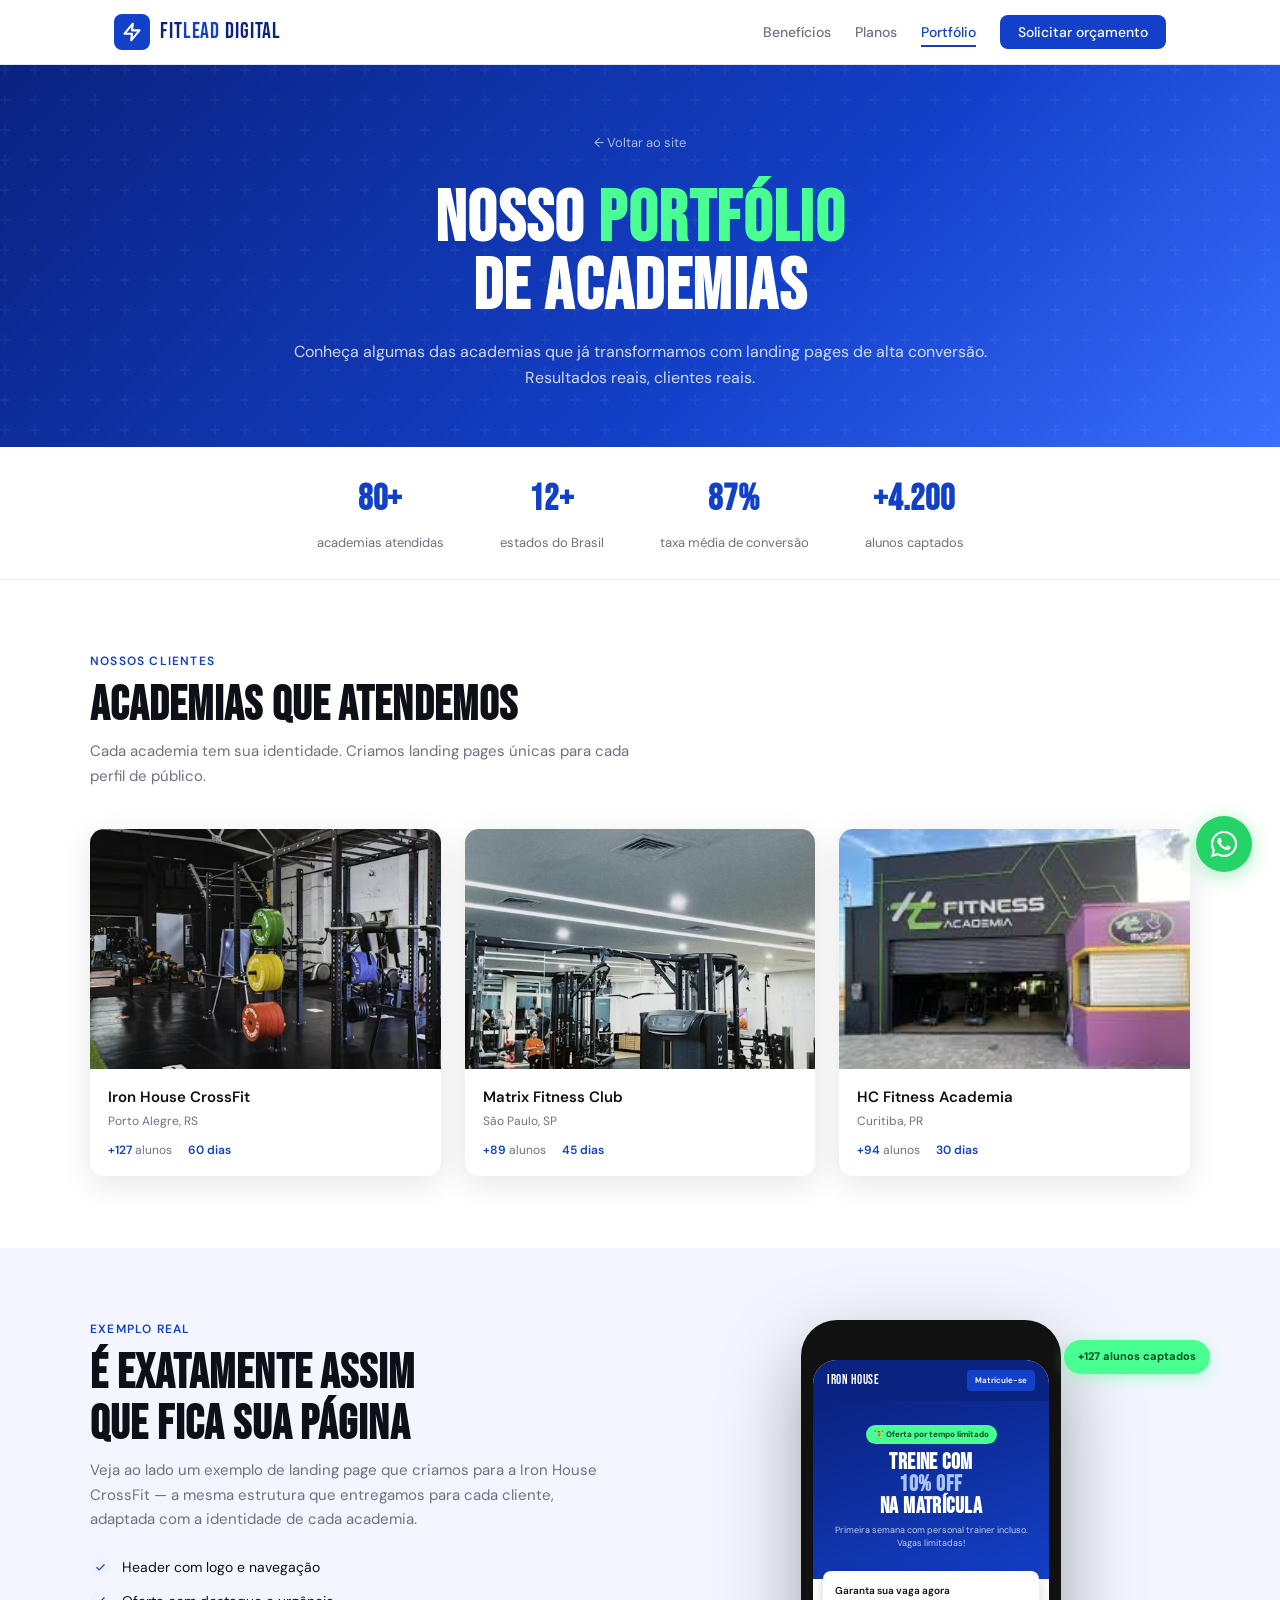
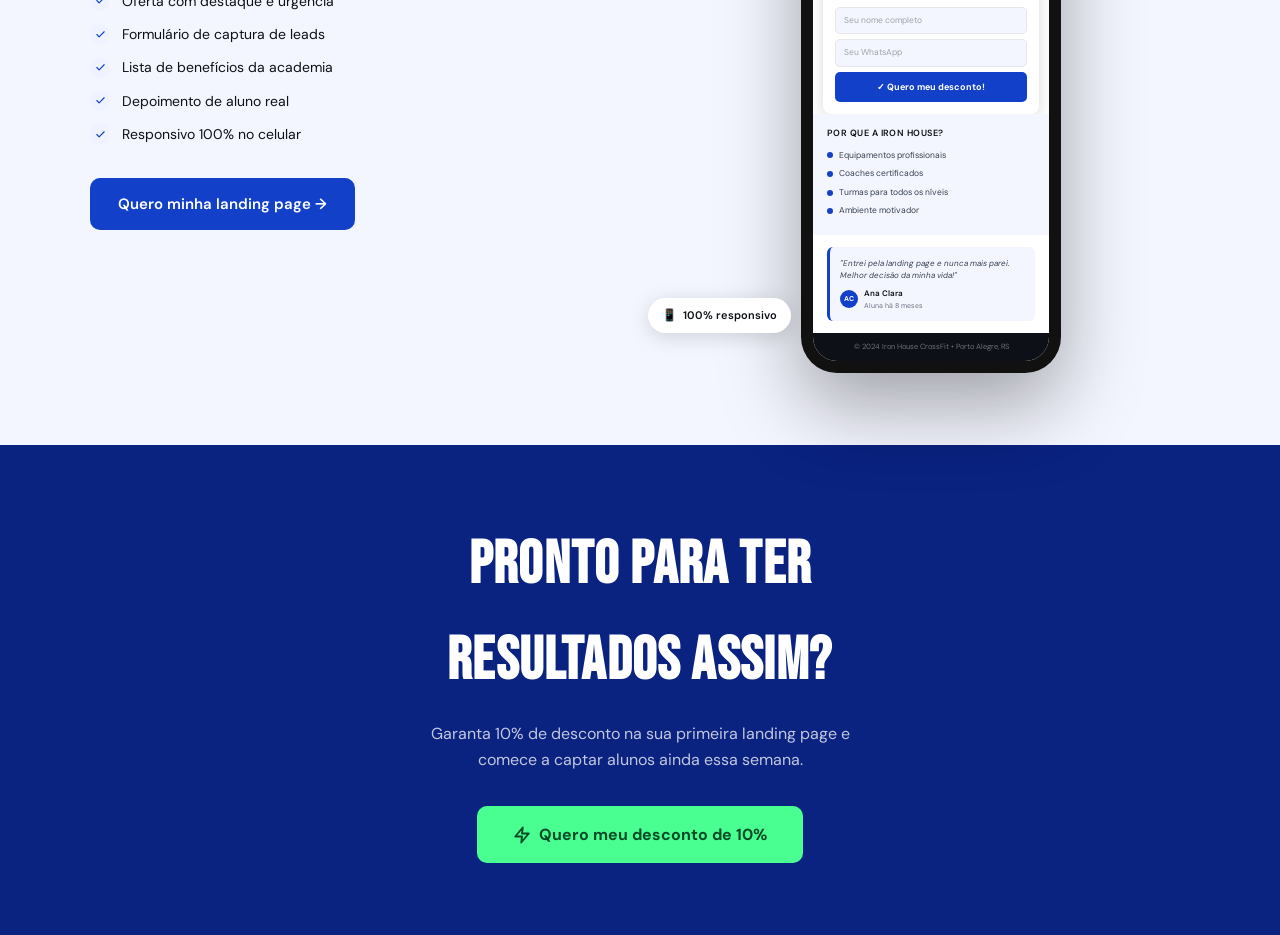
<file: portfolio.html>
<!DOCTYPE html>
<html lang="pt-BR">
<head>
  <meta charset="UTF-8" />
  <meta name="viewport" content="width=device-width, initial-scale=1.0" />
  <meta name="description" content="Portfólio FitLead Digital — Veja academias reais que transformamos com landing pages de alta conversão." />
  <meta name="author" content="Juan Schefer Freitas, Allan de Souza dos Santos" />
  <title>Portfólio — FitLead Digital</title>
  <link rel="preconnect" href="https://fonts.googleapis.com" />
  <link rel="preconnect" href="https://fonts.gstatic.com" crossorigin />
  <link href="https://fonts.googleapis.com/css2?family=Bebas+Neue&family=DM+Sans:wght@400;500;600&display=swap" rel="stylesheet" />
  <link rel="stylesheet" href="css/style.css" />
  <style>
    /* Hero */
    .port-hero {
      background: linear-gradient(135deg, #0A2280 0%, #1340C8 60%, #3A6FFF 100%);
      color: #fff; padding: 64px 24px 56px;
      text-align: center; position: relative; overflow: hidden;
    }
    .port-hero::before {
      content: ''; position: absolute; inset: 0;
      background: url("data:image/svg+xml,%3Csvg width='60' height='60' viewBox='0 0 60 60' xmlns='http://www.w3.org/2000/svg'%3E%3Cg fill='none'%3E%3Cg fill='%23ffffff' fill-opacity='0.04'%3E%3Cpath d='M36 34v-4h-2v4h-4v2h4v4h2v-4h4v-2h-4zm0-30V0h-2v4h-4v2h4v4h2V6h4V4h-4zM6 34v-4H4v4H0v2h4v4h2v-4h4v-2H6zM6 4V0H4v4H0v2h4v4h2V6h4V4H6z'/%3E%3C/g%3E%3C/g%3E%3C/svg%3E");
    }
    .port-hero-inner { position: relative; z-index: 1; max-width: 700px; margin: 0 auto; }
    .port-back { display: inline-flex; align-items: center; gap: 8px; font-size: 13px; color: rgba(255,255,255,0.65); margin-bottom: 32px; text-decoration: none; transition: color 0.2s; }
    .port-back:hover { color: #fff; }
    .port-hero h1 { font-family: 'Bebas Neue', sans-serif; font-size: clamp(40px, 6vw, 72px); line-height: 0.95; letter-spacing: 0.02em; margin-bottom: 16px; }
    .port-hero h1 em { font-style: normal; color: #4AFF91; }
    .port-hero p { font-size: 16px; color: rgba(255,255,255,0.8); line-height: 1.65; }

    /* Stats bar */
    .port-stats { background: #fff; border-bottom: 1px solid rgba(19,64,200,0.1); padding: 24px; }
    .port-stats-inner { max-width: 1100px; margin: 0 auto; display: flex; justify-content: center; gap: 56px; flex-wrap: wrap; }
    .port-stat { text-align: center; }
    .port-stat strong { display: block; font-family: 'Bebas Neue', sans-serif; font-size: 36px; color: #1340C8; letter-spacing: 0.02em; }
    .port-stat span { font-size: 13px; color: #6B7280; }

    /* Seções */
    .port-section { padding: 72px 24px; }
    .port-section.bg-off { background: #F4F6FF; }
    .port-inner { max-width: 1100px; margin: 0 auto; }
    .port-tag { font-size: 12px; font-weight: 600; letter-spacing: 0.1em; text-transform: uppercase; color: #1340C8; margin-bottom: 10px; }
    .port-title { font-family: 'Bebas Neue', sans-serif; font-size: clamp(30px, 4vw, 48px); color: #0D1117; line-height: 1.05; letter-spacing: 0.02em; margin-bottom: 8px; }
    .port-sub { font-size: 15px; color: #6B7280; margin-bottom: 40px; line-height: 1.65; max-width: 560px; }

    /* Grid fotos */
    .fotos-grid { display: grid; grid-template-columns: repeat(3, 1fr); gap: 24px; }
    .foto-card { border-radius: 14px; overflow: hidden; box-shadow: 0 8px 32px rgba(0,0,0,0.1); transition: transform 0.25s, box-shadow 0.25s; background: #fff; }
    .foto-card:hover { transform: translateY(-4px); box-shadow: 0 16px 48px rgba(0,0,0,0.15); }
    .foto-card img { width: 100%; height: 240px; object-fit: cover; display: block; }
    .foto-card-info { padding: 16px 18px; }
    .foto-card-nome { font-size: 15px; font-weight: 600; color: #0D1117; margin-bottom: 3px; }
    .foto-card-cidade { font-size: 12px; color: #6B7280; margin-bottom: 10px; }
    .foto-card-stats { display: flex; gap: 16px; }
    .foto-card-stat { font-size: 12px; color: #6B7280; }
    .foto-card-stat strong { color: #1340C8; font-weight: 600; }

    /* Demo */
    .demo-wrap { display: grid; grid-template-columns: 1fr 1fr; gap: 64px; align-items: start; }

    .demo-info .port-sub { margin-bottom: 24px; }
    .demo-features { list-style: none; margin-bottom: 32px; display: flex; flex-direction: column; gap: 11px; }
    .demo-features li { display: flex; align-items: center; gap: 12px; font-size: 14px; color: #0D1117; }
    .demo-check { width: 20px; height: 20px; flex-shrink: 0; background: #EEF3FF; border-radius: 50%; display: flex; align-items: center; justify-content: center; }
    .demo-check svg { width: 11px; height: 11px; stroke: #1340C8; fill: none; stroke-width: 2.5; stroke-linecap: round; stroke-linejoin: round; }

    /* Mockup de celular com landing page realista */
    .demo-phone-wrap { display: flex; justify-content: center; position: relative; }
    .demo-phone {
      width: 260px;
      background: #111;
      border-radius: 36px;
      padding: 12px;
      box-shadow: 0 32px 80px rgba(0,0,0,0.35), 0 0 0 1px rgba(255,255,255,0.08);
      position: relative;
    }
    .demo-phone::before {
      content: '';
      display: block;
      width: 80px; height: 20px;
      background: #111;
      border-radius: 0 0 14px 14px;
      margin: 0 auto 8px;
    }
    .demo-phone-screen {
      background: #fff;
      border-radius: 24px;
      overflow: hidden;
      font-family: 'DM Sans', sans-serif;
    }

    /* Topo da landing page demo */
    .lp-header {
      background: #0A2280;
      padding: 10px 14px;
      display: flex; align-items: center; justify-content: space-between;
    }
    .lp-logo { font-family: 'Bebas Neue', sans-serif; font-size: 13px; color: #fff; letter-spacing: 0.05em; }
    .lp-nav-btn { background: #1340C8; color: #fff; font-size: 8px; font-weight: 600; padding: 4px 8px; border-radius: 4px; }

    /* Hero da landing */
    .lp-hero {
      background: linear-gradient(160deg, #0A2280 0%, #1340C8 100%);
      padding: 18px 14px 16px;
      text-align: center;
    }
    .lp-badge { display: inline-block; background: #4AFF91; color: #064B26; font-size: 8px; font-weight: 700; padding: 3px 8px; border-radius: 99px; margin-bottom: 8px; }
    .lp-hero h1 { font-family: 'Bebas Neue', sans-serif; font-size: 22px; color: #fff; line-height: 1; letter-spacing: 0.02em; margin-bottom: 6px; }
    .lp-hero h1 em { font-style: normal; color: #A8C4FF; }
    .lp-hero p { font-size: 9px; color: rgba(255,255,255,0.75); line-height: 1.5; margin-bottom: 12px; }

    /* Form dentro da landing */
    .lp-form { background: #fff; margin: 0 10px; border-radius: 8px; padding: 12px; margin-top: -8px; box-shadow: 0 4px 16px rgba(0,0,0,0.15); }
    .lp-form-title { font-size: 10px; font-weight: 600; color: #0D1117; margin-bottom: 8px; }
    .lp-input { background: #F4F6FF; border: 1px solid #E5E7EB; border-radius: 5px; padding: 6px 8px; font-size: 8.5px; color: #9CA3AF; margin-bottom: 5px; width: 100%; display: block; }
    .lp-btn { background: #1340C8; color: #fff; border: none; border-radius: 5px; padding: 8px; font-size: 9px; font-weight: 700; width: 100%; text-align: center; display: block; }

    /* Benefícios na landing */
    .lp-benefits { padding: 12px 14px; background: #F4F6FF; }
    .lp-benefits-title { font-size: 9px; font-weight: 600; color: #0D1117; margin-bottom: 8px; text-transform: uppercase; letter-spacing: 0.05em; }
    .lp-benefit { display: flex; align-items: center; gap: 6px; font-size: 8.5px; color: #374151; margin-bottom: 5px; }
    .lp-dot { width: 6px; height: 6px; border-radius: 50%; background: #1340C8; flex-shrink: 0; }

    /* Depoimento na landing */
    .lp-dep { padding: 12px 14px; }
    .lp-dep-card { background: #F4F6FF; border-radius: 6px; padding: 10px; border-left: 3px solid #1340C8; }
    .lp-dep-text { font-size: 8px; color: #374151; font-style: italic; line-height: 1.5; margin-bottom: 6px; }
    .lp-dep-author { display: flex; align-items: center; gap: 6px; }
    .lp-dep-avatar { width: 18px; height: 18px; border-radius: 50%; background: #1340C8; display: flex; align-items: center; justify-content: center; font-size: 7px; font-weight: 700; color: #fff; flex-shrink: 0; }
    .lp-dep-name { font-size: 8px; font-weight: 600; color: #0D1117; }
    .lp-dep-role { font-size: 7px; color: #6B7280; }

    /* Rodapé da landing */
    .lp-footer { background: #0D1117; padding: 8px 14px; text-align: center; }
    .lp-footer p { font-size: 7.5px; color: rgba(255,255,255,0.4); }

    /* Badge flutuante */
    .demo-badge-float {
      position: absolute;
      top: 20px; right: -20px;
      background: #4AFF91; color: #064B26;
      font-size: 11px; font-weight: 700;
      padding: 8px 14px; border-radius: 99px;
      box-shadow: 0 4px 16px rgba(74,255,145,0.4);
      white-space: nowrap;
    }
    .demo-badge-float2 {
      position: absolute;
      bottom: 40px; left: -24px;
      background: #fff; color: #0D1117;
      font-size: 11px; font-weight: 600;
      padding: 8px 14px; border-radius: 99px;
      box-shadow: 0 4px 20px rgba(0,0,0,0.15);
      white-space: nowrap;
      display: flex; align-items: center; gap: 6px;
    }
    .demo-badge-float2::before { content: '📱'; font-size: 12px; }

    /* CTA final */
    .port-cta { background: #0A2280; color: #fff; padding: 72px 24px; text-align: center; }
    .port-cta h2 { font-family: 'Bebas Neue', sans-serif; font-size: clamp(36px, 5vw, 60px); letter-spacing: 0.02em; margin-bottom: 12px; }
    .port-cta p { font-size: 16px; color: rgba(255,255,255,0.75); max-width: 480px; margin: 0 auto 32px; line-height: 1.65; }
    .port-cta-btn { display: inline-flex; align-items: center; gap: 8px; background: #4AFF91; color: #064B26; font-weight: 700; font-size: 16px; padding: 16px 36px; border-radius: 10px; transition: all 0.2s; font-family: 'DM Sans', sans-serif; }
    .port-cta-btn:hover { background: #2ecc71; transform: translateY(-2px); box-shadow: 0 8px 24px rgba(74,255,145,0.3); }

    @media (max-width: 900px) {
      .fotos-grid { grid-template-columns: 1fr 1fr; }
      .demo-wrap { grid-template-columns: 1fr; }
      .demo-phone-wrap { order: -1; }
      .demo-badge-float, .demo-badge-float2 { display: none; }
    }
    @media (max-width: 600px) {
      .fotos-grid { grid-template-columns: 1fr; }
      .port-stats-inner { gap: 20px; }
    }
  </style>
</head>
<body>

  <header role="banner">
    <nav aria-label="Navegação principal">
      <a href="index.html" class="logo" aria-label="FitLead Digital">
        <div class="logo-mark" aria-hidden="true">
          <svg viewBox="0 0 24 24" fill="none" stroke="white" stroke-width="2.5" stroke-linecap="round" stroke-linejoin="round">
            <path d="M13 2L3 14h9l-1 8 10-12h-9l1-8z"/>
          </svg>
        </div>
        <span class="logo-text">FIT<span>LEAD</span> DIGITAL</span>
      </a>
      <ul class="nav-links" role="list">
        <li><a href="index.html#beneficios">Benefícios</a></li>
        <li><a href="index.html#planos">Planos</a></li>
        <li><a href="portfolio.html" style="color:#1340C8; border-color:#1340C8;">Portfólio</a></li>
        <li><a href="formulario.html" class="nav-cta">Solicitar orçamento</a></li>
      </ul>
      <button class="hamburger" id="hamburger" aria-label="Abrir menu" aria-expanded="false" aria-controls="mobile-menu">
        <span></span><span></span><span></span>
      </button>
    </nav>
    <nav class="mobile-menu" id="mobile-menu" aria-label="Menu móvel">
      <a href="index.html">Início</a>
      <a href="index.html#planos">Planos</a>
      <a href="portfolio.html">Portfólio</a>
      <a href="formulario.html">Solicitar orçamento</a>
    </nav>
  </header>

  <main>

    <div class="port-hero">
      <div class="port-hero-inner">
        <a href="index.html" class="port-back">← Voltar ao site</a>
        <h1>NOSSO <em>PORTFÓLIO</em><br>DE ACADEMIAS</h1>
        <p>Conheça algumas das academias que já transformamos com landing pages de alta conversão. Resultados reais, clientes reais.</p>
      </div>
    </div>

    <div class="port-stats" role="region" aria-label="Números">
      <div class="port-stats-inner">
        <div class="port-stat"><strong>80+</strong><span>academias atendidas</span></div>
        <div class="port-stat"><strong>12+</strong><span>estados do Brasil</span></div>
        <div class="port-stat"><strong>87%</strong><span>taxa média de conversão</span></div>
        <div class="port-stat"><strong>+4.200</strong><span>alunos captados</span></div>
      </div>
    </div>

    <!-- Fotos reais -->
    <section class="port-section" aria-labelledby="fotos-heading">
      <div class="port-inner">
        <p class="port-tag">Nossos clientes</p>
        <h2 id="fotos-heading" class="port-title">Academias que atendemos</h2>
        <p class="port-sub">Cada academia tem sua identidade. Criamos landing pages únicas para cada perfil de público.</p>

        <div class="fotos-grid">
          <article class="foto-card">
            <img src="img/academia1.png" alt="Academia de crossfit com equipamentos de peso e racks coloridos" loading="lazy" />
            <div class="foto-card-info">
              <p class="foto-card-nome">Iron House CrossFit</p>
              <p class="foto-card-cidade">Porto Alegre, RS</p>
              <div class="foto-card-stats">
                <span class="foto-card-stat"><strong>+127</strong> alunos</span>
                <span class="foto-card-stat"><strong>60 dias</strong></span>
              </div>
            </div>
          </article>

          <article class="foto-card">
            <img src="img/academia2.png" alt="Academia moderna com aparelhos Matrix e iluminação LED branca" loading="lazy" />
            <div class="foto-card-info">
              <p class="foto-card-nome">Matrix Fitness Club</p>
              <p class="foto-card-cidade">São Paulo, SP</p>
              <div class="foto-card-stats">
                <span class="foto-card-stat"><strong>+89</strong> alunos</span>
                <span class="foto-card-stat"><strong>45 dias</strong></span>
              </div>
            </div>
          </article>

          <article class="foto-card">
            <img src="img/academia3.png" alt="Fachada da HC Fitness Academia com logo verde e roxo" loading="lazy" />
            <div class="foto-card-info">
              <p class="foto-card-nome">HC Fitness Academia</p>
              <p class="foto-card-cidade">Curitiba, PR</p>
              <div class="foto-card-stats">
                <span class="foto-card-stat"><strong>+94</strong> alunos</span>
                <span class="foto-card-stat"><strong>30 dias</strong></span>
              </div>
            </div>
          </article>
        </div>
      </div>
    </section>

    <!-- Demo realista -->
    <section class="port-section bg-off" aria-labelledby="demo-heading">
      <div class="port-inner">
        <div class="demo-wrap">

          <div class="demo-info">
            <p class="port-tag">Exemplo real</p>
            <h2 id="demo-heading" class="port-title">É exatamente assim<br>que fica sua página</h2>
            <p class="port-sub">Veja ao lado um exemplo de landing page que criamos para a Iron House CrossFit — a mesma estrutura que entregamos para cada cliente, adaptada com a identidade de cada academia.</p>
            <ul class="demo-features" aria-label="O que está incluso">
              <li><div class="demo-check"><svg viewBox="0 0 24 24"><polyline points="20 6 9 17 4 12"/></svg></div> Header com logo e navegação</li>
              <li><div class="demo-check"><svg viewBox="0 0 24 24"><polyline points="20 6 9 17 4 12"/></svg></div> Oferta com destaque e urgência</li>
              <li><div class="demo-check"><svg viewBox="0 0 24 24"><polyline points="20 6 9 17 4 12"/></svg></div> Formulário de captura de leads</li>
              <li><div class="demo-check"><svg viewBox="0 0 24 24"><polyline points="20 6 9 17 4 12"/></svg></div> Lista de benefícios da academia</li>
              <li><div class="demo-check"><svg viewBox="0 0 24 24"><polyline points="20 6 9 17 4 12"/></svg></div> Depoimento de aluno real</li>
              <li><div class="demo-check"><svg viewBox="0 0 24 24"><polyline points="20 6 9 17 4 12"/></svg></div> Responsivo 100% no celular</li>
            </ul>
            <a href="formulario.html" class="btn-caso">Quero minha landing page →</a>
          </div>

          <div class="demo-phone-wrap">
            <div class="demo-phone" role="img" aria-label="Mockup de celular mostrando a landing page da Iron House CrossFit">
              <div class="demo-phone-screen">

                <div class="lp-header">
                  <span class="lp-logo">IRON HOUSE</span>
                  <span class="lp-nav-btn">Matricule-se</span>
                </div>

                <div class="lp-hero">
                  <div class="lp-badge">🏋️ Oferta por tempo limitado</div>
                  <h1>TREINE COM<br><em>10% OFF</em><br>NA MATRÍCULA</h1>
                  <p>Primeira semana com personal trainer incluso. Vagas limitadas!</p>
                </div>

                <div class="lp-form">
                  <p class="lp-form-title">Garanta sua vaga agora</p>
                  <div class="lp-input">Seu nome completo</div>
                  <div class="lp-input">Seu WhatsApp</div>
                  <div class="lp-btn">✓ Quero meu desconto!</div>
                </div>

                <div class="lp-benefits">
                  <p class="lp-benefits-title">Por que a Iron House?</p>
                  <div class="lp-benefit"><div class="lp-dot"></div>Equipamentos profissionais</div>
                  <div class="lp-benefit"><div class="lp-dot"></div>Coaches certificados</div>
                  <div class="lp-benefit"><div class="lp-dot"></div>Turmas para todos os níveis</div>
                  <div class="lp-benefit"><div class="lp-dot"></div>Ambiente motivador</div>
                </div>

                <div class="lp-dep">
                  <div class="lp-dep-card">
                    <p class="lp-dep-text">"Entrei pela landing page e nunca mais parei. Melhor decisão da minha vida!"</p>
                    <div class="lp-dep-author">
                      <div class="lp-dep-avatar">AC</div>
                      <div>
                        <p class="lp-dep-name">Ana Clara</p>
                        <p class="lp-dep-role">Aluna há 8 meses</p>
                      </div>
                    </div>
                  </div>
                </div>

                <div class="lp-footer">
                  <p>&copy; 2024 Iron House CrossFit • Porto Alegre, RS</p>
                </div>

              </div>
            </div>
            <div class="demo-badge-float" aria-hidden="true">+127 alunos captados</div>
            <div class="demo-badge-float2" aria-hidden="true">100% responsivo</div>
          </div>

        </div>
      </div>
    </section>

  </main>

  <div class="port-cta" role="region" aria-label="Chamada para ação">
    <h2>PRONTO PARA TER<br>RESULTADOS ASSIM?</h2>
    <p>Garanta 10% de desconto na sua primeira landing page e comece a captar alunos ainda essa semana.</p>
    <a href="formulario.html" class="port-cta-btn">
      <svg width="18" height="18" viewBox="0 0 24 24" fill="none" stroke="currentColor" stroke-width="2.5" stroke-linecap="round" stroke-linejoin="round" aria-hidden="true"><path d="M13 2L3 14h9l-1 8 10-12h-9l1-8z"/></svg>
      Quero meu desconto de 10%
    </a>
  </div>

  <a href="https://wa.me/5551999999999?text=Ol%C3%A1!%20Quero%20saber%20mais%20sobre%20landing%20pages%20para%20minha%20academia."
     class="whatsapp-btn" aria-label="Fale conosco pelo WhatsApp" target="_blank" rel="noopener noreferrer">
    <svg xmlns="http://www.w3.org/2000/svg" viewBox="0 0 448 512" fill="white" aria-hidden="true">
      <path d="M380.9 97.1C339 55.1 283.2 32 223.9 32c-122.4 0-222 99.6-222 222 0 39.1 10.2 77.3 29.6 111L0 480l117.7-30.9c32.4 17.7 68.9 27 106.1 27h.1c122.3 0 224.1-99.6 224.1-222 0-59.3-25.2-115-67.1-157zm-157 341.6c-33.2 0-65.7-8.9-94-25.7l-6.7-4-69.8 18.3L72 359.2l-4.4-7c-18.5-29.4-28.2-63.3-28.2-98.2 0-101.7 82.8-184.5 184.6-184.5 49.3 0 95.6 19.2 130.4 54.1 34.8 34.9 56.2 81.2 56.1 130.5 0 101.8-84.9 184.6-186.6 184.6zm101.2-138.2c-5.5-2.8-32.8-16.2-37.9-18-5.1-1.9-8.8-2.8-12.5 2.8-3.7 5.6-14.3 18-17.6 21.8-3.2 3.7-6.5 4.2-12 1.4-32.6-16.3-54-29.1-75.5-66-5.7-9.8 5.7-9.1 16.3-30.3 1.8-3.7.9-6.9-.5-9.7-1.4-2.8-12.5-30.1-17.1-41.2-4.5-10.8-9.1-9.3-12.5-9.5-3.2-.2-6.9-.2-10.6-.2-3.7 0-9.7 1.4-14.8 6.9-5.1 5.6-19.4 19-19.4 46.3 0 27.3 19.9 53.7 22.6 57.4 2.8 3.7 39.1 59.7 94.8 83.8 35.2 15.2 49 16.5 66.6 13.9 10.7-1.6 32.8-13.4 37.4-26.4 4.6-13 4.6-24.1 3.2-26.4-1.3-2.5-5-3.9-10.5-6.6z"/>
    </svg>
  </a>

  <script src="js/main.js"></script>
</body>
</html>
</file>
<file: css/style.css>
*, *::before, *::after { box-sizing: border-box; margin: 0; padding: 0; }

:root {
  --blue: #1340C8; --blue-dark: #0A2280; --white: #FFFFFF;
  --off-white: #F4F6FF; --gray: #6B7280; --dark: #0D1117;
  --font-display: 'Bebas Neue', sans-serif;
  --font-body: 'DM Sans', sans-serif;
  --radius: 12px; --transition: 0.25s ease; --font-scale: 1;
}
.high-contrast { --blue: #0000FF; --blue-dark: #000080; --white: #FFFFFF; --dark: #000000; --gray: #000000; --off-white: #FFFFFF; }

html { scroll-behavior: smooth; font-size: calc(16px * var(--font-scale)); }
body { font-family: var(--font-body); background: var(--white); color: var(--dark); line-height: 1.6; }
img { max-width: 100%; height: auto; display: block; }
a { color: inherit; text-decoration: none; }

/* Acessibilidade */
#a11y-bar { background: var(--blue-dark); color: var(--white); padding: 6px 24px; display: flex; align-items: center; gap: 12px; font-size: 13px; flex-wrap: wrap; }
#a11y-bar span { margin-right: 4px; opacity: 0.7; }
.a11y-btn { background: rgba(255,255,255,0.15); border: 1px solid rgba(255,255,255,0.3); color: var(--white); border-radius: 6px; padding: 4px 12px; cursor: pointer; font-size: 13px; font-family: var(--font-body); transition: background var(--transition); }
.a11y-btn:hover, .a11y-btn:focus { background: rgba(255,255,255,0.3); outline: 2px solid var(--white); }
.skip-link { position: absolute; top: -999px; left: 0; background: var(--blue); color: var(--white); padding: 8px 16px; border-radius: 0 0 8px 0; font-size: 14px; z-index: 9999; }
.skip-link:focus { top: 0; }

/* Header */
header { position: sticky; top: 0; z-index: 100; background: var(--white); border-bottom: 1px solid rgba(19,64,200,0.12); }
nav { max-width: 1100px; margin: 0 auto; padding: 0 24px; height: 64px; display: flex; align-items: center; justify-content: space-between; }
.logo { display: flex; align-items: center; gap: 10px; }
.logo-mark { width: 36px; height: 36px; background: var(--blue); border-radius: 8px; display: flex; align-items: center; justify-content: center; }
.logo-mark svg { width: 20px; height: 20px; }
.logo-text { font-family: var(--font-display); font-size: 22px; letter-spacing: 0.04em; color: var(--blue-dark); }
.logo-text span { color: var(--blue); }
.nav-links { display: flex; gap: 24px; list-style: none; }
.nav-links a { font-size: 14px; font-weight: 500; color: var(--gray); transition: color var(--transition); padding: 4px 0; border-bottom: 2px solid transparent; }
.nav-links a:hover, .nav-links a:focus { color: var(--blue); border-color: var(--blue); outline: none; }
.nav-cta { background: var(--blue) !important; color: var(--white) !important; padding: 8px 18px !important; border-radius: 8px !important; border: none !important; }
.nav-cta:hover, .nav-cta:focus { background: var(--blue-dark) !important; border-color: transparent !important; }

.hamburger { display: none; flex-direction: column; gap: 5px; background: none; border: none; cursor: pointer; padding: 6px; border-radius: 6px; }
.hamburger:focus { outline: 2px solid var(--blue); }
.hamburger span { display: block; width: 24px; height: 2px; background: var(--dark); border-radius: 2px; transition: all 0.3s; }
.hamburger.open span:nth-child(1) { transform: translateY(7px) rotate(45deg); }
.hamburger.open span:nth-child(2) { opacity: 0; }
.hamburger.open span:nth-child(3) { transform: translateY(-7px) rotate(-45deg); }
.mobile-menu { display: none; flex-direction: column; width: 100%; background: #0A2280 !important; position: sticky; top: 64px; z-index: 9999; }
.mobile-menu.open { display: flex; }
.mobile-menu a { font-size: 16px; font-weight: 500; color: #fff !important; padding: 16px 24px; border-bottom: 2px solid #000; display: block; width: 100%; background: #0A2280 !important; }
.mobile-menu a:last-child { border-bottom: 2px solid #000; } .mobile-menu a:hover { background: #1340C8 !important; }

/* Hero */
#hero { background: linear-gradient(135deg, var(--blue-dark) 0%, var(--blue) 60%, #3A6FFF 100%); color: var(--white); padding: 80px 24px 60px; position: relative; overflow: hidden; }
#hero::before { content: ''; position: absolute; inset: 0; background: url("data:image/svg+xml,%3Csvg width='60' height='60' viewBox='0 0 60 60' xmlns='http://www.w3.org/2000/svg'%3E%3Cg fill='none' fill-rule='evenodd'%3E%3Cg fill='%23ffffff' fill-opacity='0.04'%3E%3Cpath d='M36 34v-4h-2v4h-4v2h4v4h2v-4h4v-2h-4zm0-30V0h-2v4h-4v2h4v4h2V6h4V4h-4zM6 34v-4H4v4H0v2h4v4h2v-4h4v-2H6zM6 4V0H4v4H0v2h4v4h2V6h4V4H6z'/%3E%3C/g%3E%3C/g%3E%3C/svg%3E"); }
.hero-inner { max-width: 1100px; margin: 0 auto; display: grid; grid-template-columns: 1fr 1fr; gap: 48px; align-items: center; position: relative; z-index: 1; }
.hero-badge { display: inline-flex; align-items: center; gap: 8px; background: rgba(255,255,255,0.15); border: 1px solid rgba(255,255,255,0.3); border-radius: 99px; padding: 6px 14px; font-size: 13px; font-weight: 500; margin-bottom: 20px; }
.hero-badge::before { content: ''; width: 8px; height: 8px; border-radius: 50%; background: #4AFF91; }
.hero-title { font-family: var(--font-display); font-size: clamp(48px, 7vw, 80px); line-height: 0.95; letter-spacing: 0.02em; margin-bottom: 20px; }
.hero-title em { font-style: normal; color: #A8C4FF; }
.hero-subtitle { font-size: 17px; opacity: 0.85; max-width: 460px; margin-bottom: 32px; line-height: 1.65; }
.hero-actions { display: flex; gap: 14px; flex-wrap: wrap; }
.btn-primary { background: var(--white); color: var(--blue-dark); font-weight: 600; font-size: 15px; padding: 14px 28px; border-radius: 10px; border: none; cursor: pointer; transition: all var(--transition); display: inline-flex; align-items: center; gap: 8px; font-family: var(--font-body); }
.btn-primary:hover, .btn-primary:focus { background: var(--off-white); transform: translateY(-2px); outline: 3px solid rgba(255,255,255,0.4); }
.btn-outline { background: transparent; color: var(--white); font-weight: 500; font-size: 15px; padding: 14px 28px; border-radius: 10px; border: 2px solid rgba(255,255,255,0.4); cursor: pointer; transition: all var(--transition); display: inline-flex; align-items: center; gap: 8px; }
.btn-outline:hover, .btn-outline:focus { border-color: var(--white); background: rgba(255,255,255,0.1); outline: none; }

.hero-visual { display: flex; justify-content: center; }
.mock-card { background: var(--white); border-radius: 16px; padding: 24px; width: 100%; max-width: 340px; box-shadow: 0 24px 80px rgba(0,0,0,0.3); }
.mock-badge { background: #ECFDF5; color: #065F46; font-size: 12px; font-weight: 600; padding: 4px 10px; border-radius: 99px; display: inline-block; margin-bottom: 12px; }
.mock-card h3 { font-family: var(--font-display); font-size: 26px; color: var(--blue-dark); margin-bottom: 6px; letter-spacing: 0.03em; }
.mock-card p { font-size: 13px; color: var(--gray); margin-bottom: 14px; }
.mock-btn { background: var(--blue); color: var(--white); border: none; border-radius: 8px; padding: 13px; font-size: 14px; font-weight: 600; width: 100%; cursor: pointer; font-family: var(--font-body); transition: background var(--transition); display: block; text-align: center; }
.mock-btn:hover { background: var(--blue-dark); }
.mock-stats { display: flex; gap: 10px; margin-top: 14px; }
.mock-stat { flex: 1; background: var(--off-white); border-radius: 8px; padding: 10px; text-align: center; }
.mock-stat strong { display: block; font-size: 18px; font-weight: 700; color: var(--blue); }
.mock-stat span { font-size: 11px; color: var(--gray); }

/* Seções */
section { padding: 80px 24px; }
.container { max-width: 1100px; margin: 0 auto; }
.section-tag { font-size: 12px; font-weight: 600; letter-spacing: 0.1em; text-transform: uppercase; color: var(--blue); margin-bottom: 10px; }
.section-title { font-family: var(--font-display); font-size: clamp(32px, 4.5vw, 52px); color: var(--dark); line-height: 1.05; margin-bottom: 16px; letter-spacing: 0.02em; }
.section-sub { font-size: 16px; color: var(--gray); max-width: 520px; line-height: 1.7; }

/* Benefícios */
#beneficios { background: var(--off-white); }
.benefits-header { text-align: center; margin-bottom: 52px; }
.benefits-header .section-sub { margin: 0 auto; }
.benefits-grid { display: grid; grid-template-columns: repeat(3, 1fr); gap: 24px; }
.benefit-card { background: var(--white); border-radius: var(--radius); padding: 28px 24px; border: 1px solid rgba(19,64,200,0.08); transition: transform var(--transition), box-shadow var(--transition); }
.benefit-card:hover { transform: translateY(-4px); box-shadow: 0 12px 40px rgba(19,64,200,0.12); }
.benefit-icon { width: 48px; height: 48px; background: var(--blue); border-radius: 12px; display: flex; align-items: center; justify-content: center; margin-bottom: 16px; }
.benefit-icon svg { width: 24px; height: 24px; stroke: var(--white); fill: none; stroke-width: 2; stroke-linecap: round; stroke-linejoin: round; }
.benefit-card h3 { font-size: 17px; font-weight: 600; margin-bottom: 8px; color: var(--dark); }
.benefit-card p { font-size: 14px; color: var(--gray); line-height: 1.65; }

/* Oferta */
#oferta { background: var(--blue-dark); color: var(--white); text-align: center; padding: 80px 24px; }
#oferta .section-tag { color: #A8C4FF; }
#oferta .section-title { color: var(--white); }
#oferta .section-sub { color: rgba(255,255,255,0.7); margin: 0 auto 40px; }
.oferta-badge { display: inline-block; background: #4AFF91; color: #064B26; font-size: 15px; font-weight: 700; padding: 10px 28px; border-radius: 99px; margin-bottom: 28px; animation: pulse 2s infinite; }
@keyframes pulse { 0%, 100% { box-shadow: 0 0 0 0 rgba(74,255,145,0.4); } 50% { box-shadow: 0 0 0 12px rgba(74,255,145,0); } }

/* ── Caso de sucesso ── */
#caso-sucesso { background: var(--white); }
.caso-header { text-align: center; margin-bottom: 52px; }
.caso-header .section-sub { margin: 0 auto; }

.caso-wrap {
  display: grid;
  grid-template-columns: 1fr 1fr;
  gap: 56px;
  align-items: start;
}

.caso-img-wrap {
  display: grid;
  grid-template-columns: 1fr auto 1fr;
  gap: 12px;
  align-items: center;
}

.caso-img {
  border-radius: 12px;
  overflow: hidden;
  position: relative;
  box-shadow: 0 8px 32px rgba(0,0,0,0.15);
}

.caso-img svg {
  width: 100%;
  display: block;
}

.caso-label {
  position: absolute;
  top: 8px;
  left: 8px;
  font-size: 10px;
  font-weight: 700;
  letter-spacing: 0.08em;
  text-transform: uppercase;
  padding: 3px 10px;
  border-radius: 99px;
  z-index: 2;
}
.caso-label.antes { background: rgba(255,255,255,0.15); color: rgba(255,255,255,0.85); border: 1px solid rgba(255,255,255,0.25); }
.caso-label.depois { background: #4AFF91; color: #064B26; }

.caso-placeholder-text {
  font-size: 9px;
  color: rgba(255,255,255,0.35);
  text-align: center;
  padding: 5px 8px;
  background: rgba(0,0,0,0.3);
  font-family: var(--font-body);
}

.caso-seta {
  font-size: 22px;
  color: var(--blue);
  font-weight: 700;
  text-align: center;
  flex-shrink: 0;
}

.caso-academia { display: flex; align-items: center; gap: 14px; margin-bottom: 20px; }
.caso-logo-circle { width: 48px; height: 48px; border-radius: 12px; background: var(--blue); color: var(--white); font-family: var(--font-display); font-size: 18px; display: flex; align-items: center; justify-content: center; letter-spacing: 0.05em; flex-shrink: 0; }
.caso-nome { font-size: 16px; font-weight: 600; color: var(--dark); }
.caso-cidade { font-size: 13px; color: var(--gray); }
.caso-quote { font-size: 15px; color: var(--dark); line-height: 1.7; font-style: italic; border-left: 3px solid var(--blue); padding-left: 16px; margin-bottom: 8px; }
.caso-autor { font-size: 13px; color: var(--gray); margin-bottom: 24px; padding-left: 16px; }
.caso-stats { display: grid; grid-template-columns: 1fr 1fr; gap: 12px; margin-bottom: 28px; }
.caso-stat { background: var(--off-white); border-radius: 10px; padding: 14px 16px; border: 1px solid rgba(19,64,200,0.08); }
.caso-stat strong { display: block; font-family: var(--font-display); font-size: 28px; color: var(--blue); letter-spacing: 0.02em; line-height: 1; }
.caso-stat span { font-size: 12px; color: var(--gray); margin-top: 2px; display: block; }
.btn-caso { display: inline-flex; align-items: center; background: var(--blue); color: var(--white); font-weight: 600; font-size: 15px; padding: 14px 28px; border-radius: 10px; transition: all var(--transition); font-family: var(--font-body); }
.btn-caso:hover, .btn-caso:focus { background: var(--blue-dark); transform: translateY(-2px); box-shadow: 0 8px 24px rgba(19,64,200,0.3); outline: none; }

/* Planos */
#planos { background: var(--off-white); }
.plans-header { text-align: center; margin-bottom: 52px; }
.plans-grid { display: grid; grid-template-columns: repeat(3, 1fr); gap: 24px; }
.plan-card { border: 1.5px solid rgba(19,64,200,0.12); border-radius: 16px; padding: 32px 28px; position: relative; transition: transform var(--transition), box-shadow var(--transition); background: var(--white); }
.plan-card:hover { transform: translateY(-4px); box-shadow: 0 16px 48px rgba(19,64,200,0.1); }
.plan-card.featured { border-color: var(--blue); border-width: 2px; background: linear-gradient(160deg, #EEF3FF 0%, var(--white) 100%); }
.plan-popular { position: absolute; top: -14px; left: 50%; transform: translateX(-50%); background: var(--blue); color: var(--white); font-size: 12px; font-weight: 600; padding: 4px 16px; border-radius: 99px; white-space: nowrap; }
.plan-name { font-size: 13px; font-weight: 600; text-transform: uppercase; letter-spacing: 0.08em; color: var(--blue); margin-bottom: 8px; }
.plan-price { font-family: var(--font-display); font-size: 52px; color: var(--dark); letter-spacing: 0.02em; line-height: 1; margin-bottom: 4px; }
.plan-price sup { font-size: 20px; vertical-align: top; margin-top: 10px; display: inline-block; font-family: var(--font-body); }
.plan-period { font-size: 13px; color: var(--gray); margin-bottom: 12px; }
.plan-desc { font-size: 13px; color: var(--gray); line-height: 1.55; margin-bottom: 16px; padding-bottom: 16px; border-bottom: 1px solid var(--off-white); }
.plan-features { list-style: none; margin-bottom: 28px; }
.plan-features li { font-size: 14px; color: var(--dark); padding: 8px 0; border-bottom: 1px solid var(--off-white); display: flex; align-items: center; gap: 10px; }
.plan-features li::before { content: ''; width: 18px; height: 18px; flex-shrink: 0; background: url("data:image/svg+xml,%3Csvg xmlns='http://www.w3.org/2000/svg' viewBox='0 0 24 24' fill='none' stroke='%231340C8' stroke-width='2.5' stroke-linecap='round' stroke-linejoin='round'%3E%3Cpolyline points='20 6 9 17 4 12'/%3E%3C/svg%3E") center/contain no-repeat; }
.plan-btn { width: 100%; padding: 13px; border-radius: 10px; font-size: 15px; font-weight: 600; cursor: pointer; transition: all var(--transition); border: 2px solid var(--blue); font-family: var(--font-body); display: block; text-align: center; }
.plan-btn-outline { background: transparent; color: var(--blue); }
.plan-btn-outline:hover, .plan-btn-outline:focus { background: var(--blue); color: var(--white); }
.plan-btn-fill { background: var(--blue); color: var(--white); }
.plan-btn-fill:hover, .plan-btn-fill:focus { background: var(--blue-dark); }

/* Depoimentos */
#depoimentos { background: var(--white); }
.dep-header { text-align: center; margin-bottom: 48px; }
.dep-grid { display: grid; grid-template-columns: repeat(3, 1fr); gap: 24px; }
.dep-card { background: var(--off-white); border-radius: var(--radius); padding: 28px; border: 1px solid rgba(19,64,200,0.08); }
.dep-stars { color: #F59E0B; font-size: 18px; margin-bottom: 12px; letter-spacing: 2px; }
.dep-text { font-size: 14px; color: var(--dark); line-height: 1.7; margin-bottom: 16px; font-style: italic; }
.dep-author { display: flex; align-items: center; gap: 12px; }
.dep-avatar { width: 40px; height: 40px; border-radius: 50%; background: var(--blue); display: flex; align-items: center; justify-content: center; font-size: 16px; font-weight: 700; color: var(--white); flex-shrink: 0; }
.dep-name { font-size: 14px; font-weight: 600; color: var(--dark); }
.dep-role { font-size: 12px; color: var(--gray); }

/* WhatsApp */
.whatsapp-btn { position: fixed; bottom: 28px; right: 28px; width: 56px; height: 56px; background: #25D366; border-radius: 50%; display: flex; align-items: center; justify-content: center; box-shadow: 0 4px 20px rgba(37,211,102,0.4); z-index: 200; transition: transform var(--transition), box-shadow var(--transition); }
.whatsapp-btn:hover, .whatsapp-btn:focus { transform: scale(1.1); box-shadow: 0 8px 32px rgba(37,211,102,0.5); outline: 3px solid rgba(37,211,102,0.3); }
.whatsapp-btn svg { width: 30px; height: 30px; }

/* Footer */
footer { background: var(--dark); color: rgba(255,255,255,0.7); padding: 48px 24px 28px; }
.footer-inner { max-width: 1100px; margin: 0 auto; }
.footer-top { display: grid; grid-template-columns: 2fr 1fr 1fr; gap: 40px; margin-bottom: 36px; padding-bottom: 36px; border-bottom: 1px solid rgba(255,255,255,0.1); }
.footer-brand p { font-size: 14px; line-height: 1.7; }
.footer-col h4 { font-size: 14px; font-weight: 600; color: var(--white); margin-bottom: 14px; }
.footer-col ul { list-style: none; }
.footer-col ul li { margin-bottom: 8px; }
.footer-col ul li a { font-size: 14px; transition: color var(--transition); }
.footer-col ul li a:hover { color: var(--white); }
.social-links { display: flex; gap: 12px; margin-top: 16px; }
.social-link { width: 36px; height: 36px; border-radius: 8px; background: rgba(255,255,255,0.08); border: 1px solid rgba(255,255,255,0.12); display: flex; align-items: center; justify-content: center; transition: background var(--transition); }
.social-link:hover { background: var(--blue); }
.social-link svg { width: 16px; height: 16px; }
.footer-bottom { text-align: center; font-size: 13px; }

/* Responsivo */
@media (max-width: 900px) {
  .hero-inner { grid-template-columns: 1fr; }
  .hero-visual { display: none; }
  .benefits-grid { grid-template-columns: 1fr 1fr; }
  .plans-grid { grid-template-columns: 1fr; max-width: 420px; margin: 0 auto; }
  .dep-grid { grid-template-columns: 1fr 1fr; }
  .caso-wrap { grid-template-columns: 1fr; }
  .footer-top { grid-template-columns: 1fr 1fr; }
}
@media (max-width: 600px) {
  section { padding: 56px 20px; }
  .nav-links { display: none; }
  .hamburger { display: flex; }
  .benefits-grid { grid-template-columns: 1fr; }
  .dep-grid { grid-template-columns: 1fr; }
  .footer-top { grid-template-columns: 1fr; }
  .hero-actions { flex-direction: column; }
  .btn-primary, .btn-outline { width: 100%; justify-content: center; }
  .caso-stats { grid-template-columns: 1fr 1fr; }
}
</file>
